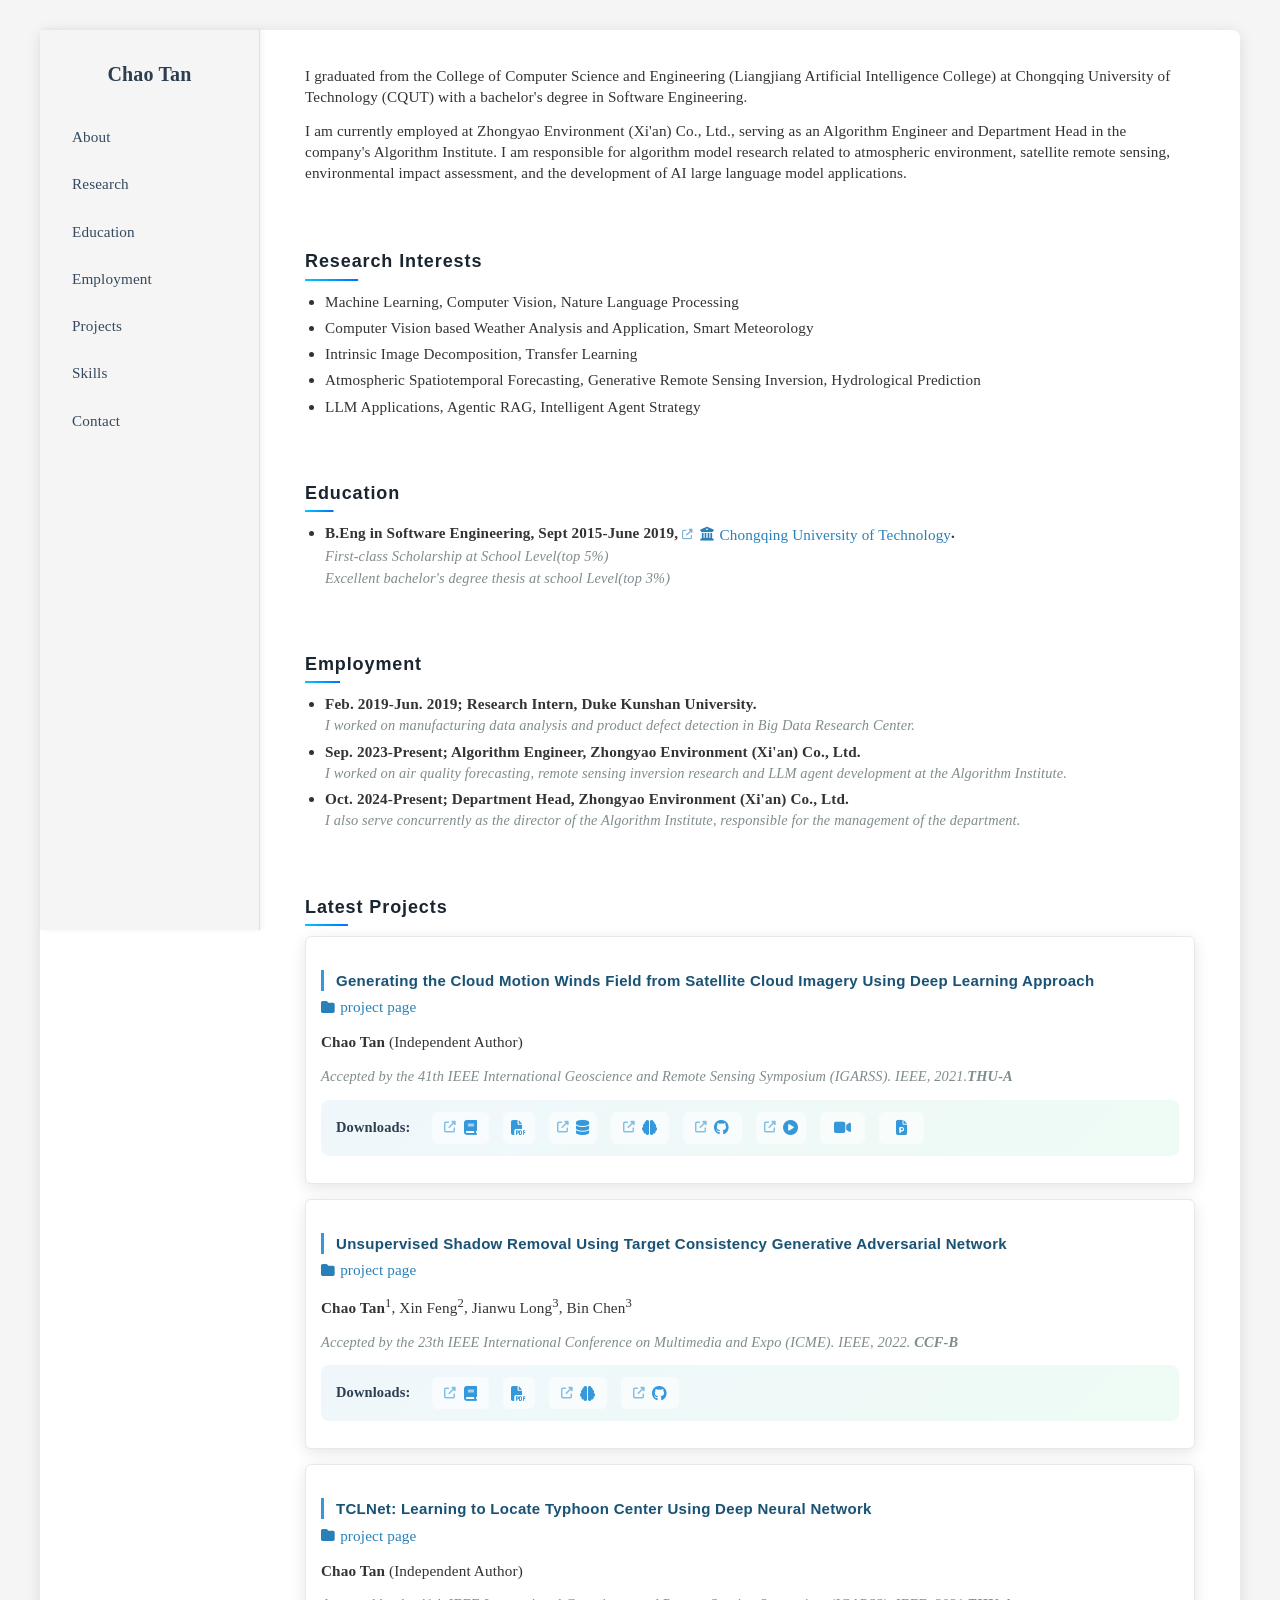
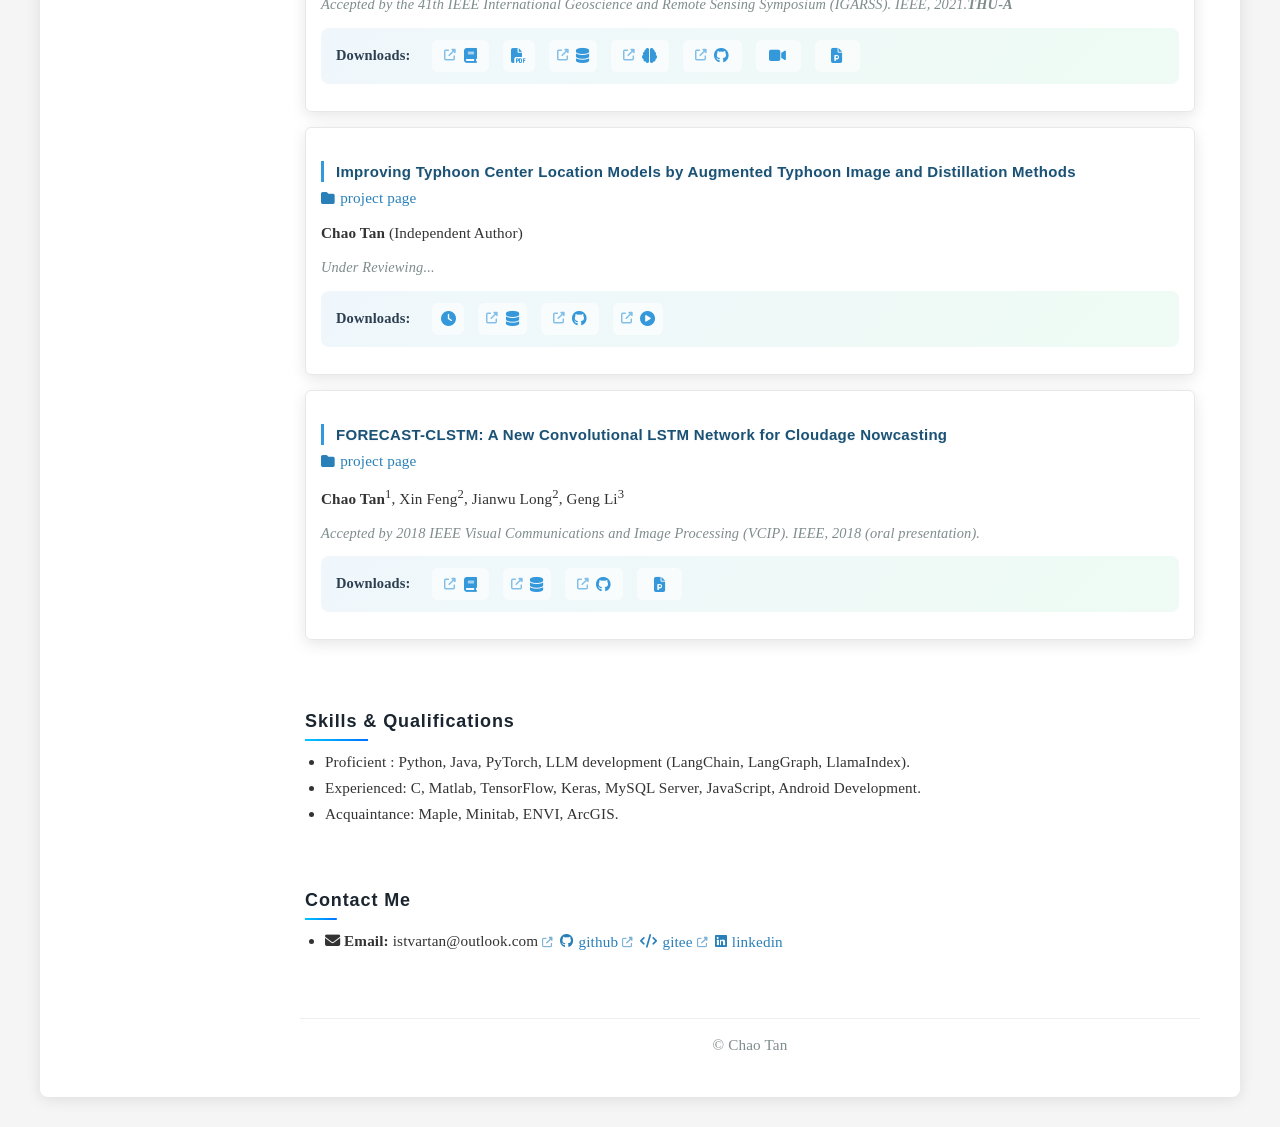
<file: index.html>
<!DOCTYPE html>
<html lang="en">
<head>
    <meta charset="UTF-8">
    <meta name="viewport" content="width=device-width, initial-scale=1.0">
    <title>Chao Tan</title>
    <link rel="stylesheet" href="style.css">
    <link rel="stylesheet" href="https://cdnjs.cloudflare.com/ajax/libs/font-awesome/6.4.0/css/all.min.css">
    <script>
        // Tooltip functionality for download links
        document.addEventListener('DOMContentLoaded', function() {
            const tooltip = document.getElementById('tooltip');
            const downloadLinks = document.querySelectorAll('.download-links a');
            
            downloadLinks.forEach(link => {
                link.addEventListener('mouseenter', function(e) {
                    const title = this.getAttribute('data-title');
                    if (title) {
                        tooltip.textContent = title;
                        tooltip.classList.add('visible');
                        
                        // Position tooltip below the icon
                        const rect = this.getBoundingClientRect();
                        tooltip.style.left = rect.left + rect.width / 2 + 'px';
                        tooltip.style.top = rect.bottom + 8 + 'px';
                    }
                });
                
                link.addEventListener('mouseleave', function() {
                    tooltip.classList.remove('visible');
                });
            });
            
            // Update tooltip position on scroll/resize
            window.addEventListener('scroll', function() {
                tooltip.classList.remove('visible');
            });
        });
        
        var _hmt = _hmt || [];
        (function() {
            var hm = document.createElement("script");
            hm.src = "https://hm.baidu.com/hm.js?e73cc6353e0254fee8315d06b176a3fa";
            var s = document.getElementsByTagName("script")[0]; 
            s.parentNode.insertBefore(hm, s);
        })();
    </script>
</head>
<body>
    <!-- Tooltip element -->
    <div class="tooltip-box" id="tooltip"></div>
    
    <div class="container">
        <div class="layout">
            <nav class="sidebar">
                <div class="sidebar-header">
                    <h1 class="title">Chao Tan</h1>
                </div>
                <ul class="nav-links">
                    <li><a href="#about">About</a></li>
                    <li><a href="#research">Research</a></li>
                    <li><a href="#education">Education</a></li>
                    <li><a href="#employment">Employment</a></li>
                    <li><a href="#projects">Projects</a></li>
                    <li><a href="#skills">Skills</a></li>
                    <li><a href="#contact">Contact</a></li>
                </ul>
            </nav>
            
            <main class="main-content">
                <section id="about" class="section">
                    <p>I graduated from the College of Computer Science and Engineering (Liangjiang Artificial Intelligence College) at Chongqing University of Technology (CQUT) with a bachelor's degree in Software Engineering.</p>
                    <p>I am currently employed at Zhongyao Environment (Xi'an) Co., Ltd., serving as an Algorithm Engineer and Department Head in the company's Algorithm Institute. I am responsible for algorithm model research related to atmospheric environment, satellite remote sensing, environmental impact assessment, and the development of AI large language model applications.</p>
                </section>
                
                <section id="research" class="section">
                    <h2>Research Interests</h2>
                    <ul>
                        <li>Machine Learning, Computer Vision, Nature Language Processing</li>
                        <li>Computer Vision based Weather Analysis and Application, Smart Meteorology</li>
                        <li>Intrinsic Image Decomposition, Transfer Learning</li>
                        <li>Atmospheric Spatiotemporal Forecasting, Generative Remote Sensing Inversion, Hydrological Prediction</li>
                        <li>LLM Applications, Agentic RAG, Intelligent Agent Strategy</li>
                    </ul>
                </section>
                
                <section id="education" class="section">
                    <h2>Education</h2>
                    <ul>
                        <li>
                            <strong>B.Eng in Software Engineering, Sept 2015-June 2019,</strong> <a href="https://www.cqut.edu.cn/" target="_blank"><i class="fas fa-university"></i> Chongqing University of Technology</a><strong>.</strong>
                            <br><span class="meta">First-class Scholarship at School Level(top 5%)</span>
                            <br><span class="meta">Excellent bachelor's degree thesis at school Level(top 3%)</span>
                        </li>
                    </ul>
                </section>
                
                <section id="employment" class="section">
                    <h2>Employment</h2>
                    <ul>
                        <li>
                            <strong>Feb. 2019-Jun. 2019; Research Intern, Duke Kunshan University.</strong>
                            <br><span class="meta">I worked on manufacturing data analysis and product defect detection in Big Data Research Center.</span>
                        </li>
                        <li>
                            <strong>Sep. 2023-Present; Algorithm Engineer, Zhongyao Environment (Xi'an) Co., Ltd.</strong>
                            <br><span class="meta">I worked on air quality forecasting, remote sensing inversion research and LLM agent development at the Algorithm Institute.</span>
                        </li>
                        <li>
                            <strong>Oct. 2024-Present; Department Head, Zhongyao Environment (Xi'an) Co., Ltd.</strong>
                            <br><span class="meta">I also serve concurrently as the director of the Algorithm Institute, responsible for the management of the department.</span>
                        </li>
                    </ul>
                </section>
                
                <section id="projects" class="section">
                    <h2>Latest Projects</h2>
                    
                    <div class="project-item">
                        <h3>Generating the Cloud Motion Winds Field from Satellite Cloud Imagery Using Deep Learning Approach</h3>
                        <p><a href="projects/cmw-net/project-page.html"><i class="fas fa-folder"></i> project page</a></p>
                        <p><strong>Chao Tan</strong> (Independent Author)</p>
                        <p class="meta">Accepted by the 41th IEEE International Geoscience and Remote Sensing Symposium (IGARSS). IEEE, 2021.<strong>THU-A</strong></p>
                        <p class="download-links">
                            <span class="download-label">Downloads:</span>
                            <a href="https://arxiv.org/abs/2010.01283" target="_blank" data-title="arxiv" class="wide"><i class="fas fa-book"></i></a>
                            <a href="projects/cmw-net/ctan20_cmw-net.pdf" data-title="paper"><i class="fas fa-file-pdf"></i></a>
                            <a href="https://cloud.189.cn/t/NRbARji2A3Qv" target="_blank" data-title="dataset"><i class="fas fa-database"></i></a>
                            <a href="https://cloud.189.cn/t/zyI3iyNZVV7n" target="_blank" data-title="pre-trained models" class="wide"><i class="fas fa-brain"></i></a>
                            <a href="https://github.com/chao-tan/CMWNet" target="_blank" data-title="source code" class="wide"><i class="fab fa-github"></i></a>
                            <a href="https://cloud.189.cn/t/nYJBZvjAveIv" target="_blank" data-title="demos"><i class="fas fa-play-circle"></i></a>
                            <a href="projects/cmw-net/video.avi" data-title="presentation video" class="wide"><i class="fas fa-video"></i></a>
                            <a href="projects/cmw-net/slides.pdf" data-title="presentation slides" class="wide"><i class="fas fa-file-powerpoint"></i></a>
                        </p>
                    </div>
                    
                    <div class="project-item">
                        <h3>Unsupervised Shadow Removal Using Target Consistency Generative Adversarial Network</h3>
                        <p><a href="projects/tc-gan/project-page.html"><i class="fas fa-folder"></i> project page</a></p>
                        <p><strong>Chao Tan</strong><sup>1</sup>, Xin Feng<sup>2</sup>, Jianwu Long<sup>3</sup>, Bin Chen<sup>3</sup></p>
                        <p class="meta">Accepted by the 23th IEEE International Conference on Multimedia and Expo (ICME). IEEE, 2022. <strong>CCF-B</strong></p>
                        <p class="download-links"> 
                            <span class="download-label">Downloads:</span>
                            <a href="https://arxiv.org/abs/2010.01291" target="_blank" data-title="arxiv" class="wide"><i class="fas fa-book"></i></a>
                            <a href="projects/tc-gan/ctan20_tc-gan.pdf" data-title="paper"><i class="fas fa-file-pdf"></i></a>
                            <a href="https://cloud.189.cn/t/vU7F73A3m2me" target="_blank" data-title="pre-trained models" class="wide"><i class="fas fa-brain"></i></a>
                            <a href="https://github.com/chao-tan/TC-GAN" target="_blank" data-title="source code" class="wide"><i class="fab fa-github"></i></a>
                        </p>
                    </div>
                    
                    <div class="project-item">
                        <h3>TCLNet: Learning to Locate Typhoon Center Using Deep Neural Network</h3>
                        <p><a href="projects/tcl-net/project-page.html"><i class="fas fa-folder"></i> project page</a></p>
                        <p><strong>Chao Tan</strong> (Independent Author)</p>
                        <p class="meta">Accepted by the 41th IEEE International Geoscience and Remote Sensing Symposium (IGARSS). IEEE, 2021.<strong>THU-A</strong></p>
                        <p class="download-links"> 
                            <span class="download-label">Downloads:</span>
                            <a href="https://arxiv.org/abs/2010.01282" target="_blank" data-title="arxiv" class="wide"><i class="fas fa-book"></i></a>
                            <a href="projects/tcl-net/ctan20_tclnet.pdf" data-title="paper"><i class="fas fa-file-pdf"></i></a>
                            <a href="https://cloud.189.cn/t/vYfqyu2iMbyu" target="_blank" data-title="dataset"><i class="fas fa-database"></i></a>
                            <a href="https://cloud.189.cn/t/Ar2m2qfm2eaa" target="_blank" data-title="pre-trained models" class="wide"><i class="fas fa-brain"></i></a>
                            <a href="https://github.com/chao-tan/TCLNet" target="_blank" data-title="source code" class="wide"><i class="fab fa-github"></i></a>
                            <a href="projects/tcl-net/video.avi" data-title="presentation video" class="wide"><i class="fas fa-video"></i></a>
                            <a href="projects/tcl-net/slides.pdf" data-title="presentation slides" class="wide"><i class="fas fa-file-powerpoint"></i></a>
                        </p>
                    </div>
                    
                    <div class="project-item">
                        <h3>Improving Typhoon Center Location Models by Augmented Typhoon Image and Distillation Methods</h3>
                        <p><a href="projects/tcl-plus/project-page.html"><i class="fas fa-folder"></i> project page</a></p>
                        <p><strong>Chao Tan</strong> (Independent Author)</p>
                        <p class="meta">Under Reviewing...</p>
                        <p class="download-links"> 
                            <span class="download-label">Downloads:</span>
                            <a href="https://" onclick="return false;" data-title="paper(coming soon)"><i class="fas fa-clock"></i></a>
                            <a href="https://cloud.189.cn/t/EBj6j2jiUNza" target="_blank" data-title="dataset"><i class="fas fa-database"></i></a>
                            <a href="https://github.com/chao-tan/TCL-PLUS" target="_blank" data-title="source code" class="wide"><i class="fab fa-github"></i></a>
                            <a href="https://cloud.189.cn/t/uUbu2u32MBVv" target="_blank" data-title="demos"><i class="fas fa-play-circle"></i></a>
                        </p>
                    </div>
                    
                    <div class="project-item">
                        <h3>FORECAST-CLSTM: A New Convolutional LSTM Network for Cloudage Nowcasting</h3>
                        <p><a href="projects/forecast-clstm/project-page.html"><i class="fas fa-folder"></i> project page</a></p>
                        <p><strong>Chao Tan</strong><sup>1</sup>, Xin Feng<sup>2</sup>, Jianwu Long<sup>2</sup>, Geng Li<sup>3</sup></p>
                        <p class="meta">Accepted by 2018 IEEE Visual Communications and Image Processing (VCIP). IEEE, 2018 (oral presentation).</p>
                        <p class="download-links"> 
                            <span class="download-label">Downloads:</span>
                            <a href="https://arxiv.org/abs/1905.07700" target="_blank" data-title="arxiv" class="wide"><i class="fas fa-book"></i></a>
                            <a href="https://cloud.189.cn/t/aqqy2uYZviMj" target="_blank" data-title="dataset"><i class="fas fa-database"></i></a>
                            <a href="https://github.com/chao-tan/FORECAST-CLSTM" target="_blank" data-title="source code" class="wide"><i class="fab fa-github"></i></a>
                            <a href="projects/forecast-clstm/slides.pdf" data-title="presentation slides" class="wide"><i class="fas fa-file-powerpoint"></i></a>
                        </p>
                    </div>
                </section>
                
                <section id="skills" class="section">
                    <h2>Skills & Qualifications</h2>
                    <ul>
                        <li>Proficient : Python, Java, PyTorch, LLM development (LangChain, LangGraph, LlamaIndex).</li>
                        <li>Experienced: C, Matlab, TensorFlow, Keras, MySQL Server, JavaScript, Android Development.</li>
                        <li>Acquaintance: Maple, Minitab, ENVI, ArcGIS.</li>
                    </ul>
                </section>
                
                <section id="contact" class="section">
                    <h2>Contact Me</h2>
                    <ul>
                        <li><strong><i class="fas fa-envelope"></i> Email: </strong>istvartan@outlook.com 
                            <a href="https://github.com/chao-tan" target="_blank"><i class="fab fa-github"></i> github</a> 
                            <a href="https://gitee.com/chao-tan" target="_blank"><i class="fas fa-code"></i> gitee</a> 
                            <a href="https://www.linkedin.com/in/chao-tan-896371167/" target="_blank"><i class="fab fa-linkedin"></i> linkedin</a>
                        </li>
                    </ul>
                </section>
                
                <footer>
                    <p>&copy; Chao Tan</p>
                </footer>
            </main>
        </div>
    </div>
</body>
</html>
</file>
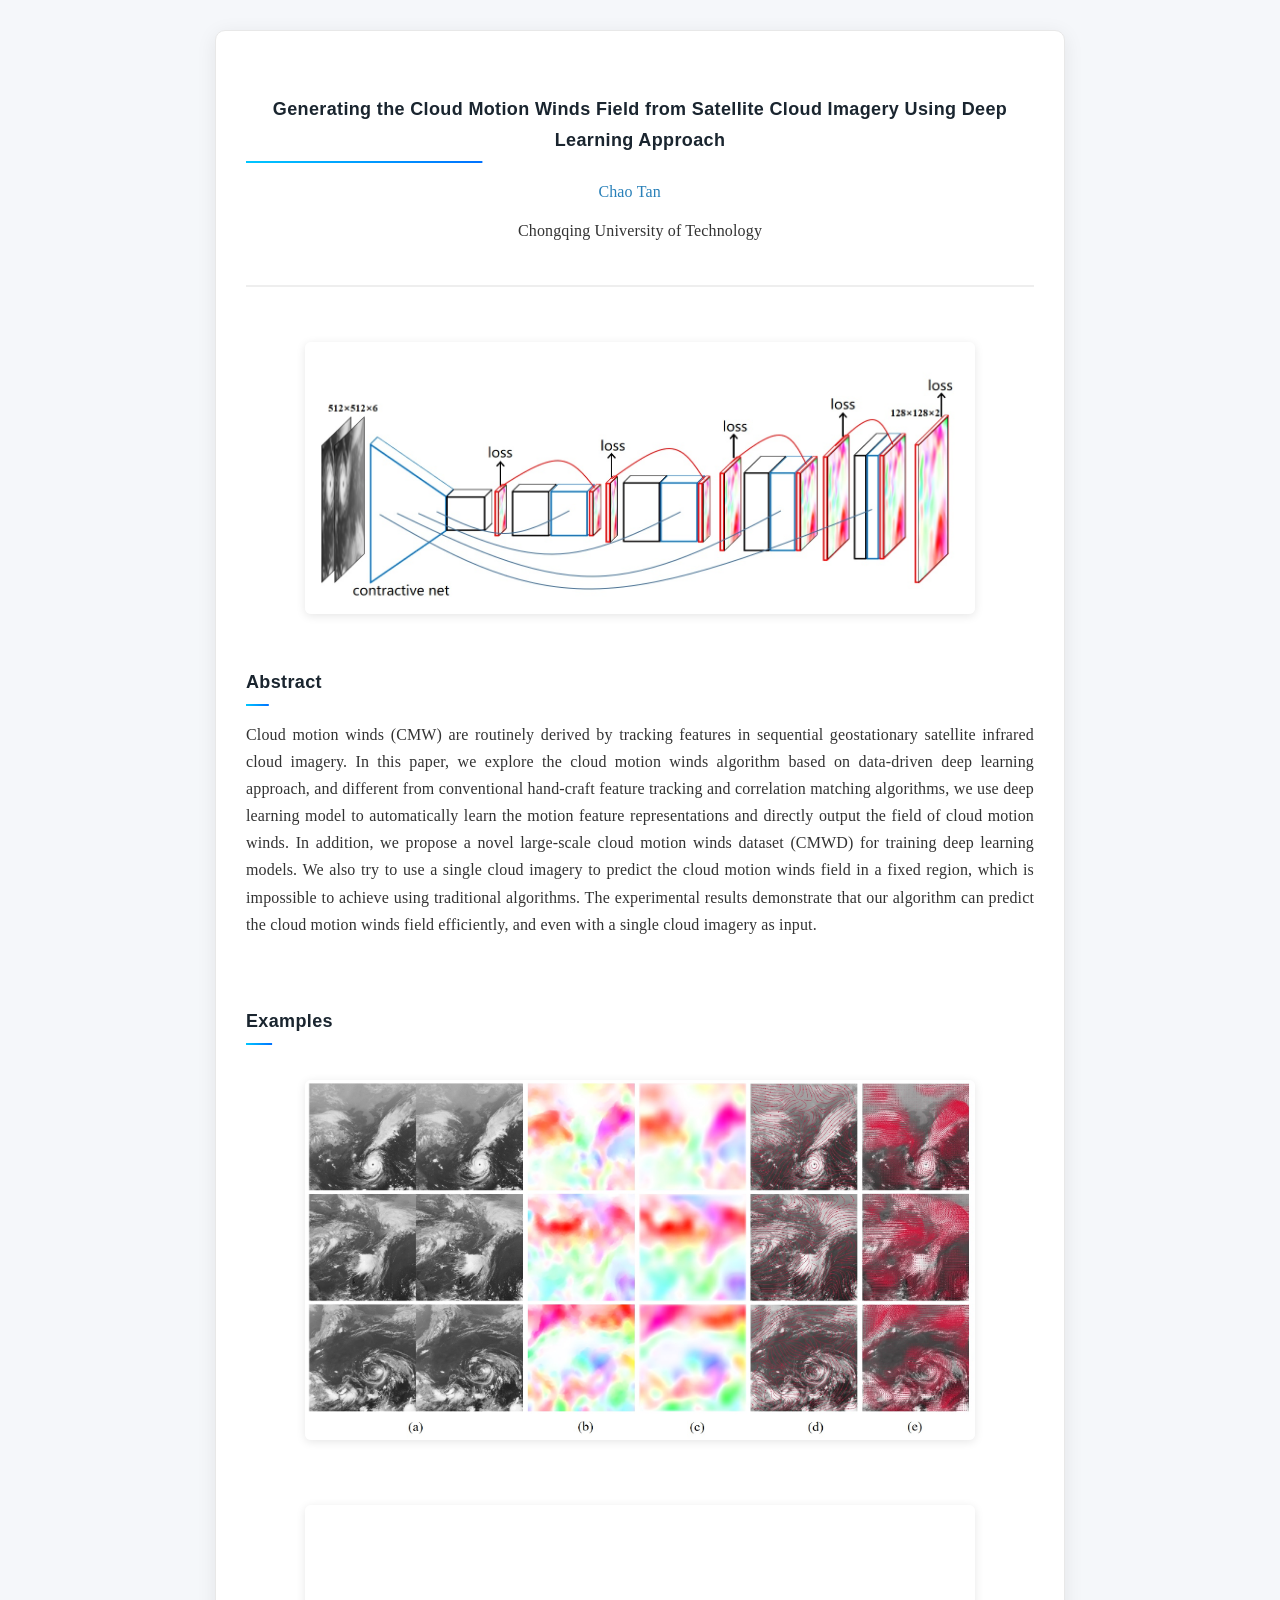
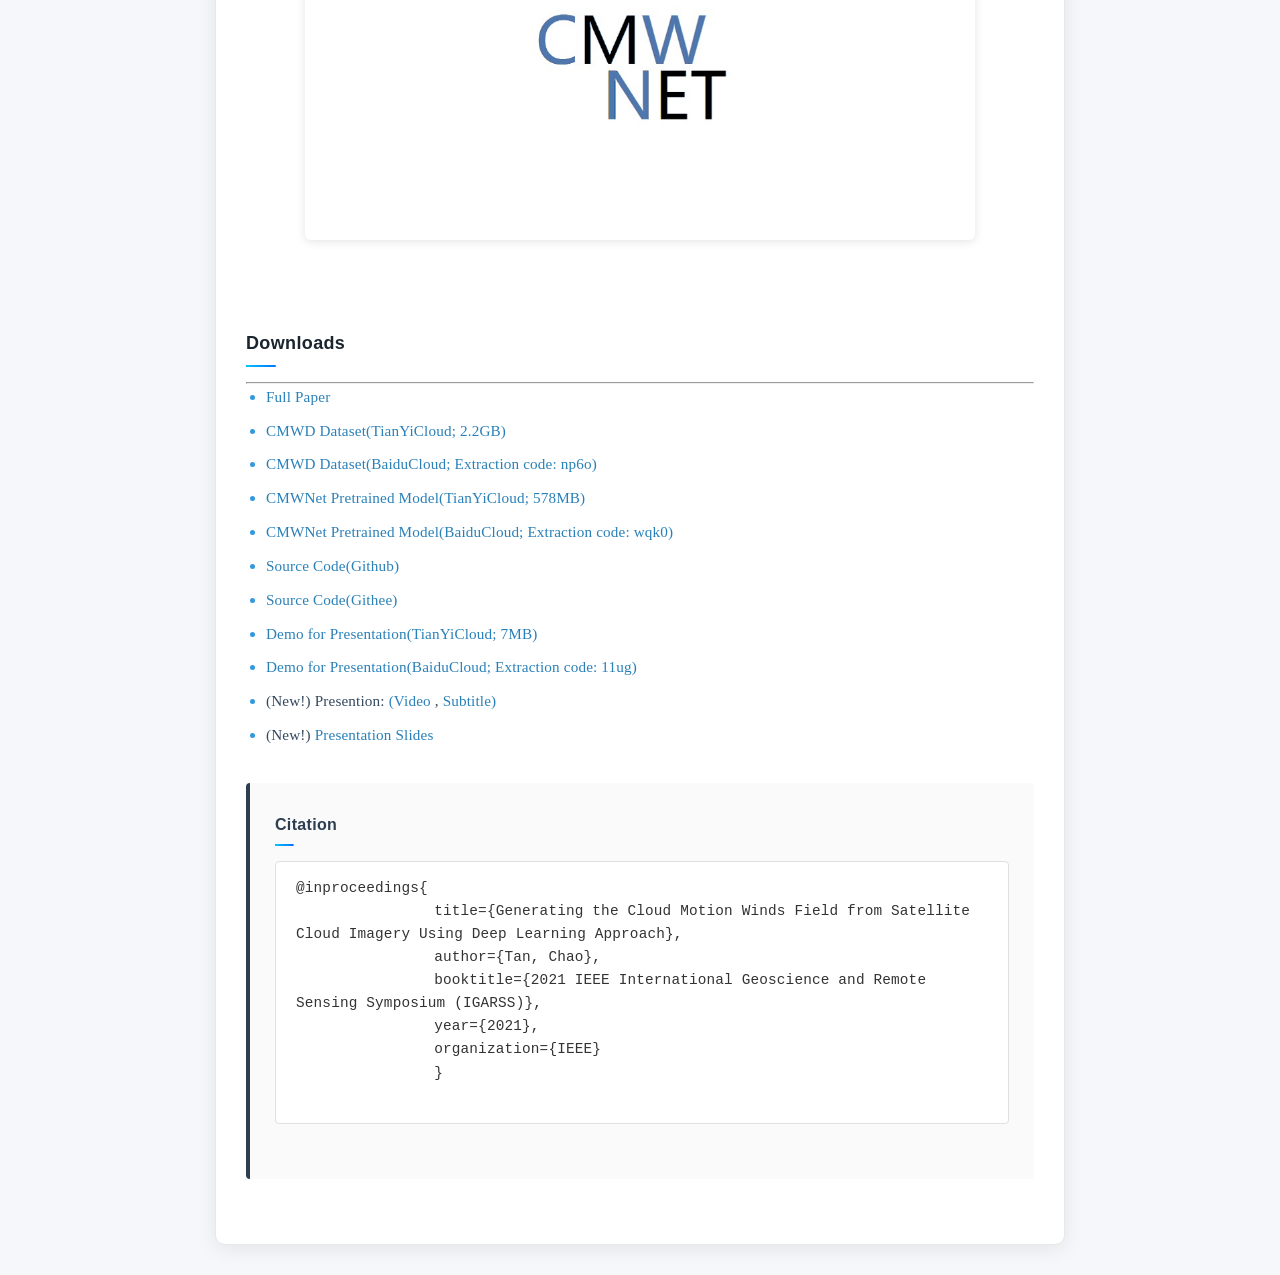
<file: projects/cmw-net/project-page.html>
<!DOCTYPE HTML PUBLIC "-//W3C//DTD HTML 4.01 Transitional//EN">
<HTML xmlns="http://www.w3.org/1999/xhtml"><HEAD><META content="IE=11.0000" http-equiv="X-UA-Compatible">
<META http-equiv="Content-Type" content="text/html; charset=utf-8">

<TITLE>Estimating the Cloud Motion Winds Field from Satellite Cloud Imagery Using Deep Learning Approach</TITLE>
<LINK href="../project-style.css" rel="stylesheet" type="text/css">
<META name="GENERATOR" content="MSHTML 11.00.10570.1001"></HEAD>






<BODY class="body">
<DIV id="content">
    <DIV id="content-inner">
        <DIV class="section head">
            <H2 class="ppagefont">Generating the Cloud Motion Winds Field from Satellite Cloud Imagery Using Deep Learning Approach</H2>
            <DIV class="authors"><A href="../../index.html">Chao Tan</A>&nbsp;&nbsp;&nbsp;&nbsp;&nbsp;</DIV>
            <DIV class="affiliations">
                <P>Chongqing University of Technology</P>
            </DIV>
        </DIV>




        <CENTER><IMG width="85%" src="model_structure.jpg" border="0"></CENTER>




        <DIV class="section abstract">
            <H2>Abstract</H2><BR>
            <P align="justify">Cloud motion winds (CMW) are routinely derived by tracking features in sequential geostationary satellite infrared cloud imagery.
                In this paper, we explore the cloud motion winds algorithm based on data-driven deep learning approach,
                and different from conventional hand-craft feature tracking and correlation matching algorithms,
                we use deep learning model to automatically learn the motion feature representations and directly output the field of cloud motion winds.
                In addition, we propose a novel large-scale cloud motion winds dataset (CMWD) for training deep learning models.
                We also try to use a single cloud imagery to predict the cloud motion winds field in a fixed region,
                which is impossible to achieve using traditional algorithms.
                The experimental results demonstrate that our algorithm can predict the cloud motion winds field efficiently,
                and even with a single cloud imagery as input.
            </P>
        </DIV>




        <DIV class="section Examples">
            <H2>Examples</H2><BR>
            <CENTER><IMG width="85%" src="examples.jpg" border="0"></CENTER>
            <br>
            <CENTER><IMG width="85%" src="demo.gif" border="0"></CENTER>

        </DIV>




        <DIV class="section download">
            <H2>Downloads</H2><HR size=2>
            <UL>
                <LI>
                    <A href="ctan20_cmw-net.pdf">Full Paper</A>
                </LI>

                <LI>
                    <A href="https://cloud.189.cn/t/NRbARji2A3Qv" >CMWD Dataset(TianYiCloud; 2.2GB)</A>
                </LI>

                <LI>
                    <A href="https://pan.baidu.com/s/1B-W-OBHuKxqbfJktLqAnJQ" >CMWD Dataset(BaiduCloud; Extraction code: np6o)</A>
                </LI>

                <LI>
                    <A href="https://cloud.189.cn/t/zyI3iyNZVV7n" >CMWNet Pretrained Model(TianYiCloud; 578MB)</A>
                </LI>

                <LI>
                    <A href="https://pan.baidu.com/s/18kY_Li0myN5P1xgklbKufw" >CMWNet Pretrained Model(BaiduCloud; Extraction code: wqk0)</A>
                </LI>

                <LI>
                    <A href="https://github.com/chao-tan/CMWNet" >Source Code(Github)</A>
                </LI>

                <LI>
                    <A href="https://gitee.com/chao-tan/CMWNet" >Source Code(Githee)</A>
                </LI>

                <LI>
                    <A href="https://cloud.189.cn/t/nYJBZvjAveIv" >Demo for Presentation(TianYiCloud; 7MB)</A>
                </LI>

                <LI>
                    <A href="https://pan.baidu.com/s/1DNg6hirxDotPz2pLqkflZw" >Demo for Presentation(BaiduCloud; Extraction code: 11ug)</A>
                </LI>

                <LI>
                    (New!) Presention: <A href="video.avi" >(Video</A> , <A href="subtitle.srt" >Subtitle)</A>
                </LI>

                <LI>
                    (New!) <A href="slides.pdf" >Presentation Slides</A>
                </LI>

            </UL>
        </DIV>




        <DIV class="section citation">
            <H2>Citation</H2>
            <DIV class="section bibtex">
	<PRE class="timesnewroman">@inproceedings{
		title={Generating the Cloud Motion Winds Field from Satellite Cloud Imagery Using Deep Learning Approach},
		author={Tan, Chao},
		booktitle={2021 IEEE International Geoscience and Remote Sensing Symposium (IGARSS)},
		year={2021},
		organization={IEEE}
		}
	</PRE>
            </DIV>
        </DIV>
    </DIV>
</DIV>


</BODY>


<script>
var _hmt = _hmt || [];
(function() {
  var hm = document.createElement("script");
  hm.src = "https://hm.baidu.com/hm.js?e73cc6353e0254fee8315d06b176a3fa";
  var s = document.getElementsByTagName("script")[0]; 
  s.parentNode.insertBefore(hm, s);
})();
</script>



</HTML>
</file>
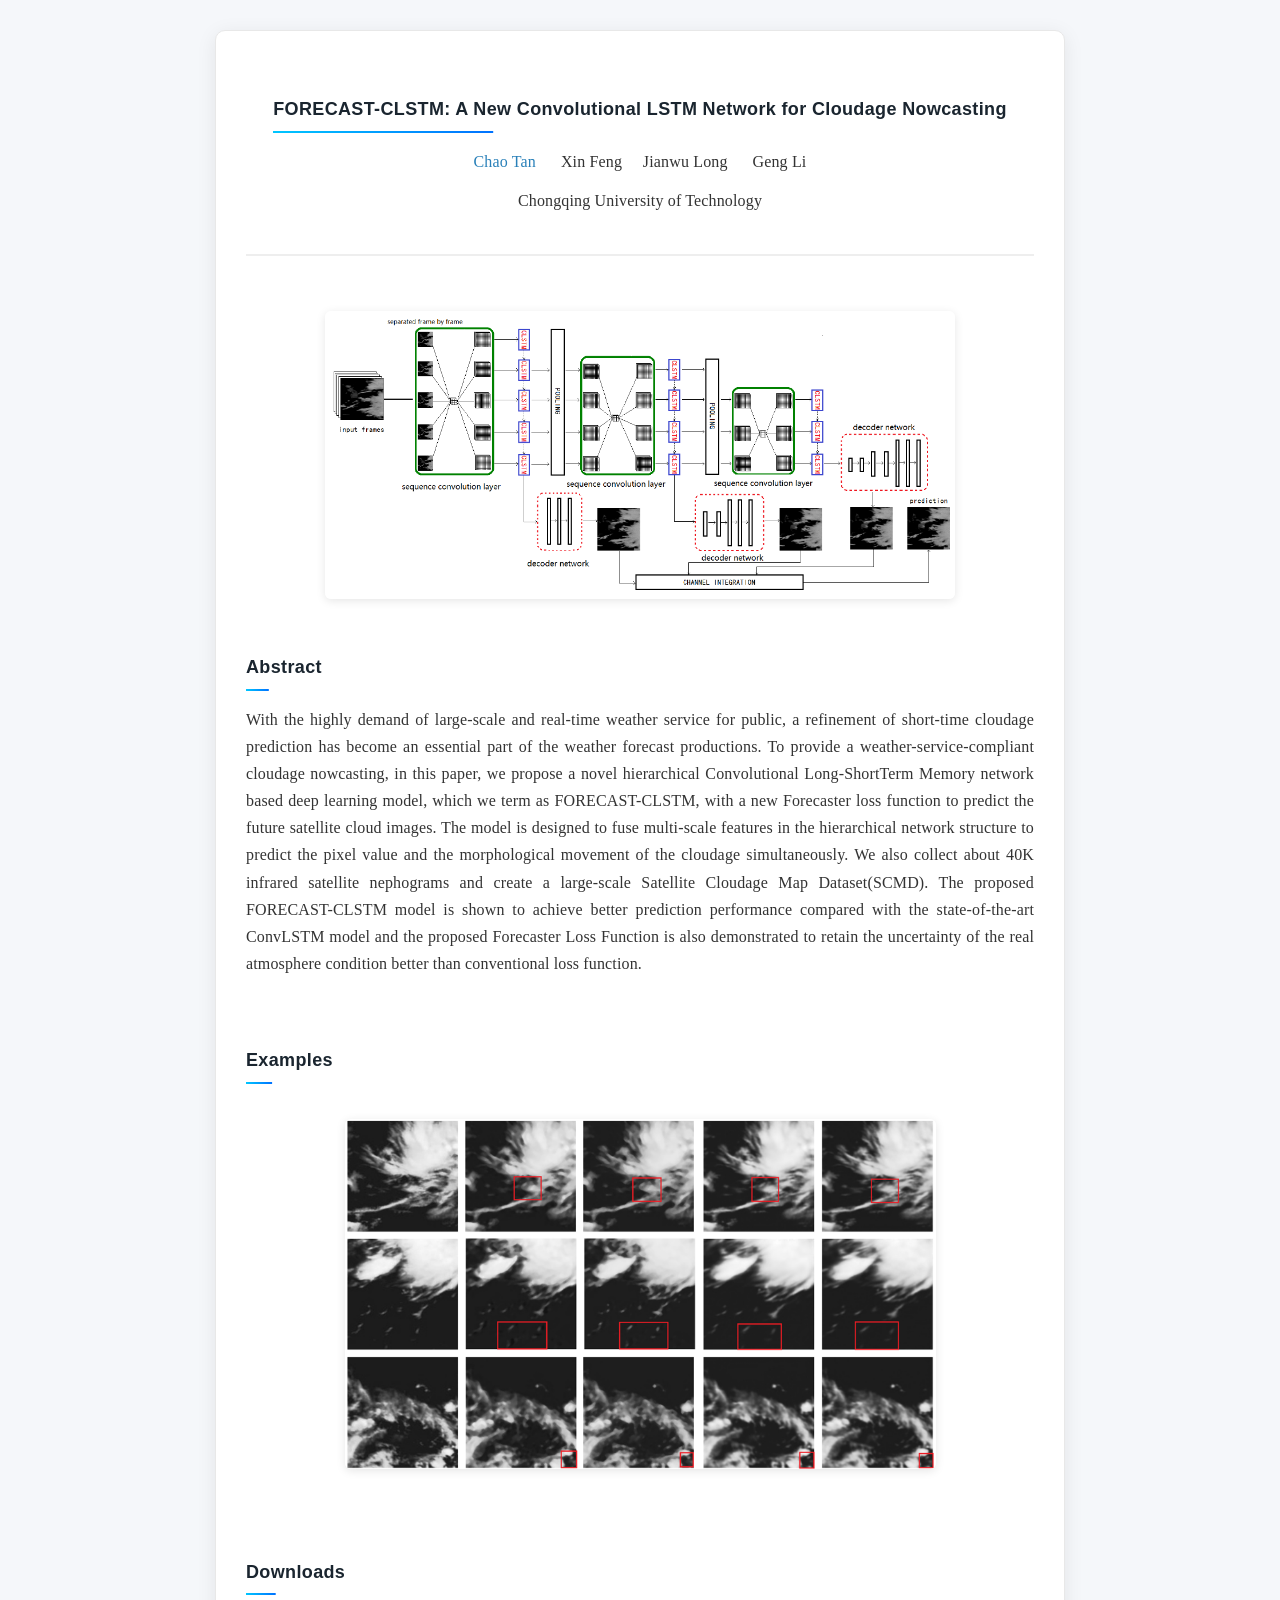
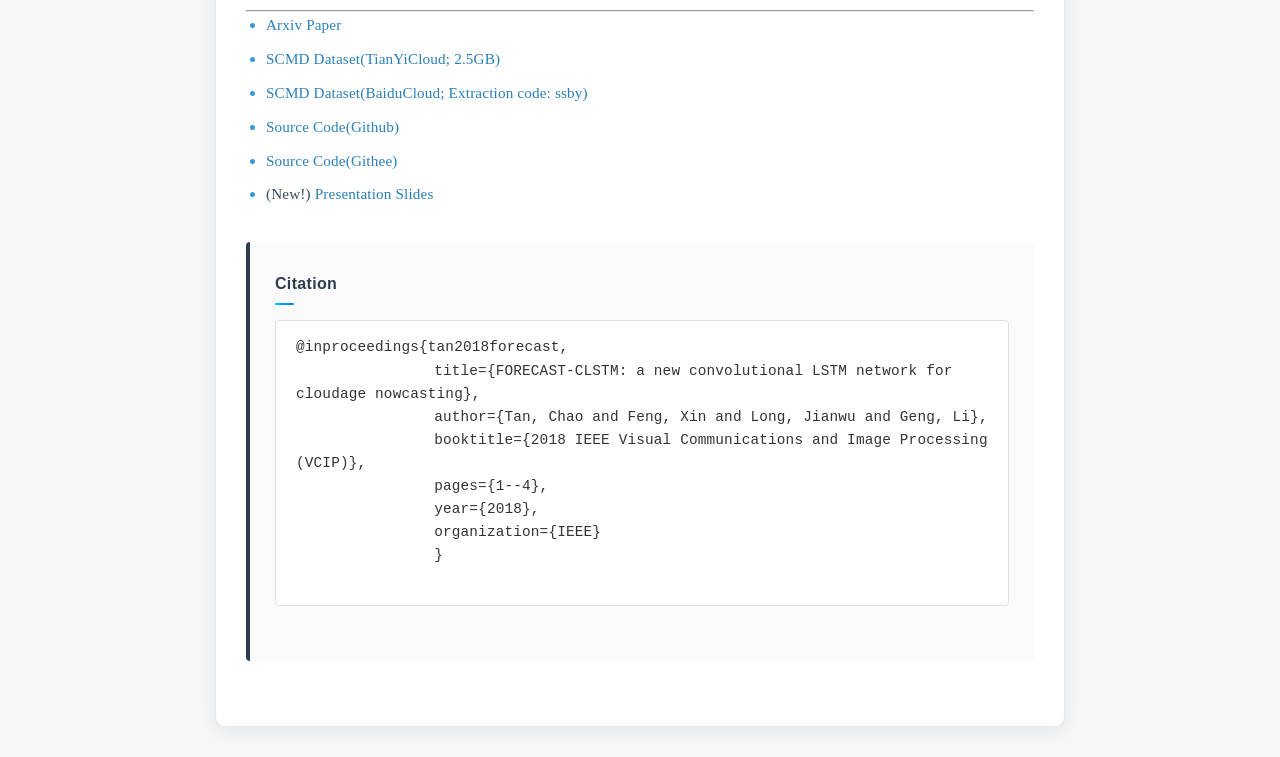
<file: projects/forecast-clstm/project-page.html>
<!DOCTYPE HTML PUBLIC "-//W3C//DTD HTML 4.01 Transitional//EN">
<HTML xmlns="http://www.w3.org/1999/xhtml"><HEAD><META content="IE=11.0000" http-equiv="X-UA-Compatible">
<META http-equiv="Content-Type" content="text/html; charset=utf-8">

<TITLE>FORECAST-CLSTM: A New Convolutional LSTM Network for Cloudage Nowcasting</TITLE>
<LINK href="../project-style.css" rel="stylesheet" type="text/css">
<META name="GENERATOR" content="MSHTML 11.00.10570.1001"></HEAD>






<BODY class="body">
<DIV id="content">
    <DIV id="content-inner">
        <DIV class="section head">
            <H2>FORECAST-CLSTM: A New Convolutional LSTM Network for Cloudage Nowcasting</H2>
            <DIV class="authors"><A href="../../index.html">Chao Tan</A>&nbsp;&nbsp;&nbsp;&nbsp;&nbsp;	  <span>Xin Feng</span>&nbsp;&nbsp;&nbsp;&nbsp;&nbsp;<span>Jianwu Long</span>&nbsp;&nbsp;&nbsp;&nbsp;&nbsp;	  <span>Geng Li</span></DIV>
            <DIV class="affiliations">
                <P>Chongqing University of Technology</P>
            </DIV>
        </DIV>




        <CENTER><IMG width="80%" src="model-structure.png" border="0"></CENTER>




        <DIV class="section abstract">
            <H2>Abstract</H2><BR>
            <P align="justify">With the highly demand of large-scale and real-time
                weather service for public, a refinement of short-time cloudage prediction
                has become an essential part of the weather forecast productions.
                To provide a weather-service-compliant cloudage nowcasting, in this
                paper, we propose a novel hierarchical Convolutional Long-ShortTerm
                Memory network based deep learning model, which we term
                as FORECAST-CLSTM, with a new Forecaster loss function to
                predict the future satellite cloud images. The model is designed
                to fuse multi-scale features in the hierarchical network structure
                to predict the pixel value and the morphological movement of
                the cloudage simultaneously. We also collect about 40K infrared
                satellite nephograms and create a large-scale Satellite Cloudage
                Map Dataset(SCMD). The proposed FORECAST-CLSTM model is
                shown to achieve better prediction performance compared with the
                state-of-the-art ConvLSTM model and the proposed Forecaster Loss
                Function is also demonstrated to retain the uncertainty of the real
                atmosphere condition better than conventional loss function.
            </P>
        </DIV>




        <DIV class="section Examples">
            <H2>Examples</H2><BR>
            <CENTER><IMG width="75%" src="examples.png" border="0"></CENTER>
        </DIV>




        <DIV class="section download">
            <H2>Downloads</H2><HR size=2>
            <UL>
                <LI>
                    <A href="https://arxiv.org/abs/1905.07700">Arxiv Paper</A>
                </LI>

                <LI>
                    <A href="https://cloud.189.cn/t/aqqy2uYZviMj" >SCMD Dataset(TianYiCloud; 2.5GB)</A>
                </LI>

                <LI>
                    <A href="https://pan.baidu.com/s/1s2QkY_p9mKltoB0rsf9oLA" >SCMD Dataset(BaiduCloud; Extraction code: ssby)</A>
                </LI>

                <LI>
                    <A href="https://github.com/chao-tan/FORECAST-CLSTM" >Source Code(Github)</A>
                </LI>

                <LI>
                    <A href="https://gitee.com/chao-tan/FORECAST-CLSTM" >Source Code(Githee)</A>
                </LI>

                <LI>
                    (New!) <A href="slides.pdf" >Presentation Slides</A>
                </LI>
            </UL>
        </DIV>






        <DIV class="section citation">
            <H2>Citation</H2>
            <DIV class="section bibtex">
	<PRE class="timesnewroman">@inproceedings{tan2018forecast,
		title={FORECAST-CLSTM: a new convolutional LSTM network for cloudage nowcasting},
		author={Tan, Chao and Feng, Xin and Long, Jianwu and Geng, Li},
		booktitle={2018 IEEE Visual Communications and Image Processing (VCIP)},
		pages={1--4},
		year={2018},
		organization={IEEE}
		}
	</PRE>
            </DIV>
        </DIV>
    </DIV>
</DIV>


</BODY>

<script>
var _hmt = _hmt || [];
(function() {
  var hm = document.createElement("script");
  hm.src = "https://hm.baidu.com/hm.js?e73cc6353e0254fee8315d06b176a3fa";
  var s = document.getElementsByTagName("script")[0]; 
  s.parentNode.insertBefore(hm, s);
})();
</script>


</HTML>
</file>
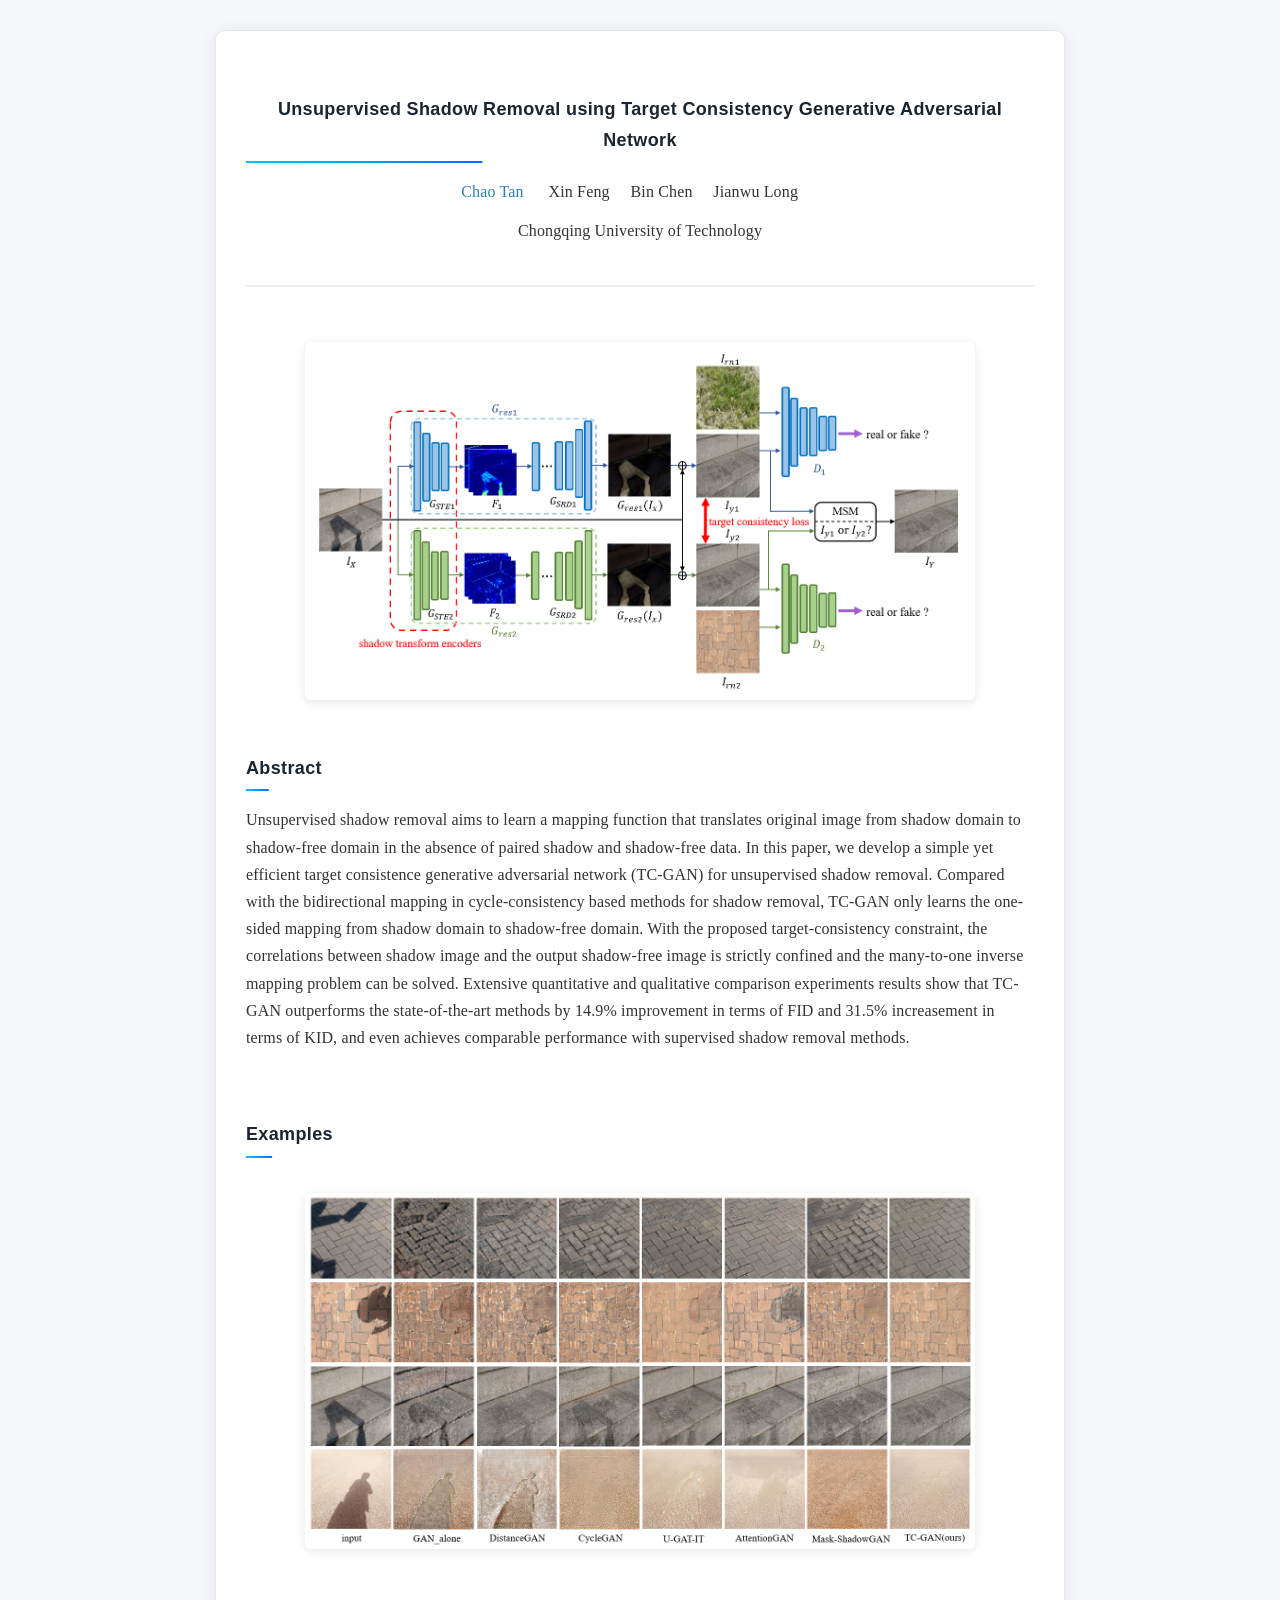
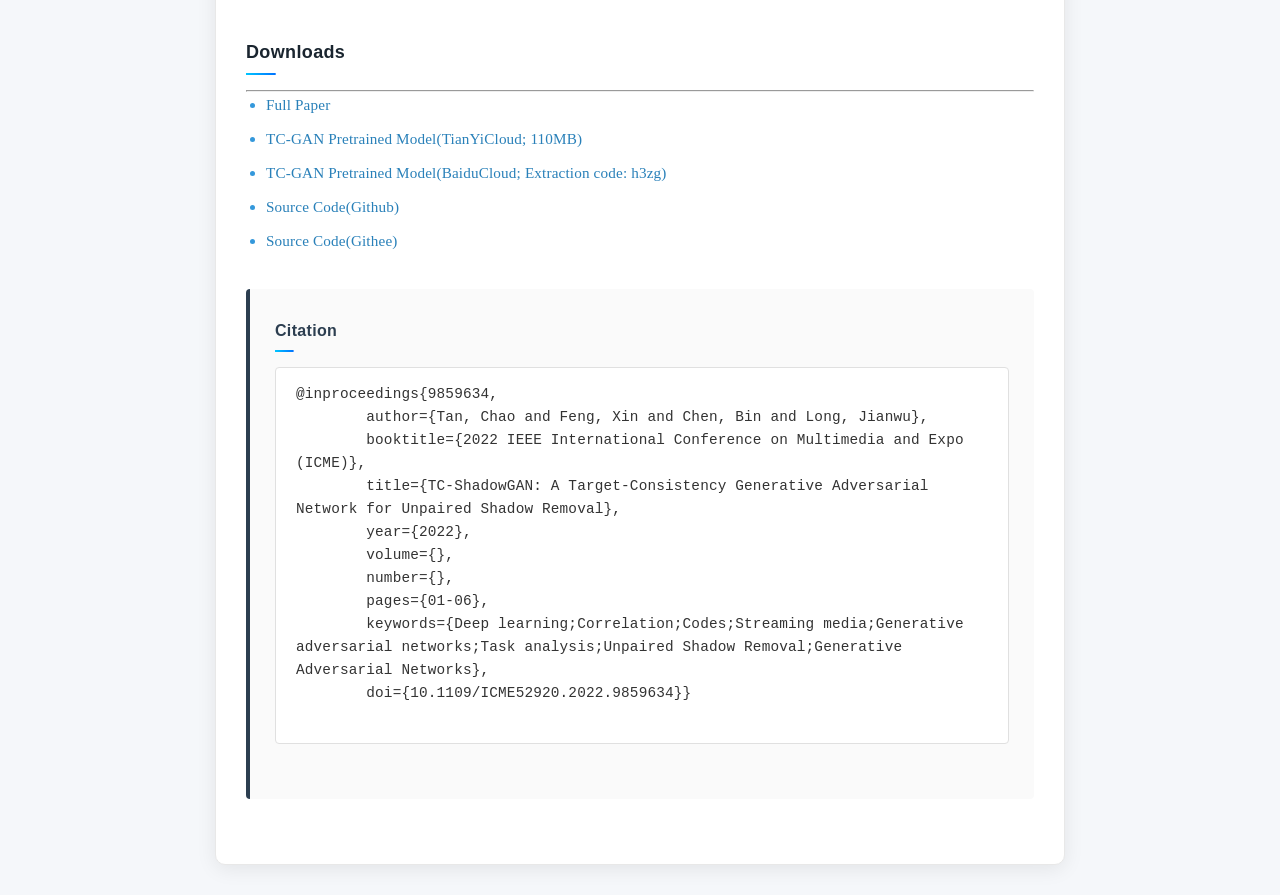
<file: projects/tc-gan/project-page.html>
<!DOCTYPE HTML PUBLIC "-//W3C//DTD HTML 4.01 Transitional//EN">
<HTML xmlns="http://www.w3.org/1999/xhtml"><HEAD><META content="IE=11.0000" http-equiv="X-UA-Compatible">
<META http-equiv="Content-Type" content="text/html; charset=utf-8">

<TITLE>Unsupervised Shadow Removal using Target Consistency Generative Adversarial Network</TITLE>
<LINK href="../project-style.css" rel="stylesheet" type="text/css">
<META name="GENERATOR" content="MSHTML 11.00.10570.1001"></HEAD>






<BODY class="body">
<DIV id="content">
    <DIV id="content-inner">
        <DIV class="section head">
            <H2 class="ppagefont">Unsupervised Shadow Removal using Target Consistency Generative Adversarial Network</H2>
            <DIV class="authors"><A href="../../index.html">Chao Tan</A>&nbsp;&nbsp;&nbsp;&nbsp;&nbsp;	  <span>Xin Feng</span>&nbsp;&nbsp;&nbsp;&nbsp;&nbsp;<span>Bin Chen</span>&nbsp;&nbsp;&nbsp;&nbsp;&nbsp;<span>Jianwu Long</span>&nbsp;&nbsp;&nbsp;&nbsp;&nbsp;</DIV>
            <DIV class="affiliations">
                <P>Chongqing University of Technology</P>
            </DIV>
        </DIV>




        <CENTER><IMG width="85%" src="model_structure.png" border="0"></CENTER>




        <DIV class="section abstract">
            <H2>Abstract</H2><BR>
            <P>Unsupervised shadow removal aims to learn a mapping function that translates original
                image from shadow domain to shadow-free domain in the absence of paired shadow
                and shadow-free data. In this paper, we develop a simple yet efficient target consistence
                generative adversarial network (TC-GAN) for unsupervised shadow removal. Compared
                with the bidirectional mapping in cycle-consistency based methods for shadow removal,
                TC-GAN only learns the one-sided mapping from shadow domain to shadow-free domain.
                With the proposed target-consistency constraint, the correlations between shadow
                image and the output shadow-free image is strictly confined and the many-to-one inverse
                mapping problem can be solved. Extensive quantitative and qualitative comparison
                experiments results show that TC-GAN outperforms the state-of-the-art methods by
                14.9% improvement in terms of FID and 31.5% increasement in terms of KID, and even
                achieves comparable performance with supervised shadow removal methods.
            </P>
        </DIV>




        <DIV class="section Examples">
            <H2>Examples</H2><BR>
            <CENTER><IMG width="85%" src="examples.png" border="0"></CENTER>
        </DIV>




        <DIV class="section download">
            <H2>Downloads</H2><HR size=2>
            <UL>
                <LI>
                    <A href="ctan20_tc-gan.pdf">Full Paper</A>
                </LI>

                <LI>
                    <A href="https://cloud.189.cn/t/vU7F73A3m2me" >TC-GAN Pretrained Model(TianYiCloud; 110MB)</A>
                </LI>

                <LI>
                    <A href="https://pan.baidu.com/s/1NxpO0Ub8KJSg1m4NiRowKw" >TC-GAN Pretrained Model(BaiduCloud; Extraction code: h3zg)</A>
                </LI>

                <LI>
                    <A href="https://github.com/chao-tan/TC-GAN" >Source Code(Github)</A>
                </LI>

                <LI>
                    <A href="https://gitee.com/chao-tan/TC-GAN" >Source Code(Githee)</A>
                </LI>
            </UL>
        </DIV>






        <DIV class="section citation">
            <H2>Citation</H2>
            <DIV class="section bibtex">
	<PRE class="timesnewroman">@inproceedings{9859634,
        author={Tan, Chao and Feng, Xin and Chen, Bin and Long, Jianwu},
        booktitle={2022 IEEE International Conference on Multimedia and Expo (ICME)}, 
        title={TC-ShadowGAN: A Target-Consistency Generative Adversarial Network for Unpaired Shadow Removal}, 
        year={2022},
        volume={},
        number={},
        pages={01-06},
        keywords={Deep learning;Correlation;Codes;Streaming media;Generative adversarial networks;Task analysis;Unpaired Shadow Removal;Generative Adversarial Networks},
        doi={10.1109/ICME52920.2022.9859634}}
	</PRE>
            </DIV>
        </DIV>
    </DIV>
</DIV>



</BODY>

<script>
var _hmt = _hmt || [];
(function() {
  var hm = document.createElement("script");
  hm.src = "https://hm.baidu.com/hm.js?e73cc6353e0254fee8315d06b176a3fa";
  var s = document.getElementsByTagName("script")[0]; 
  s.parentNode.insertBefore(hm, s);
})();
</script>


</HTML>
</file>
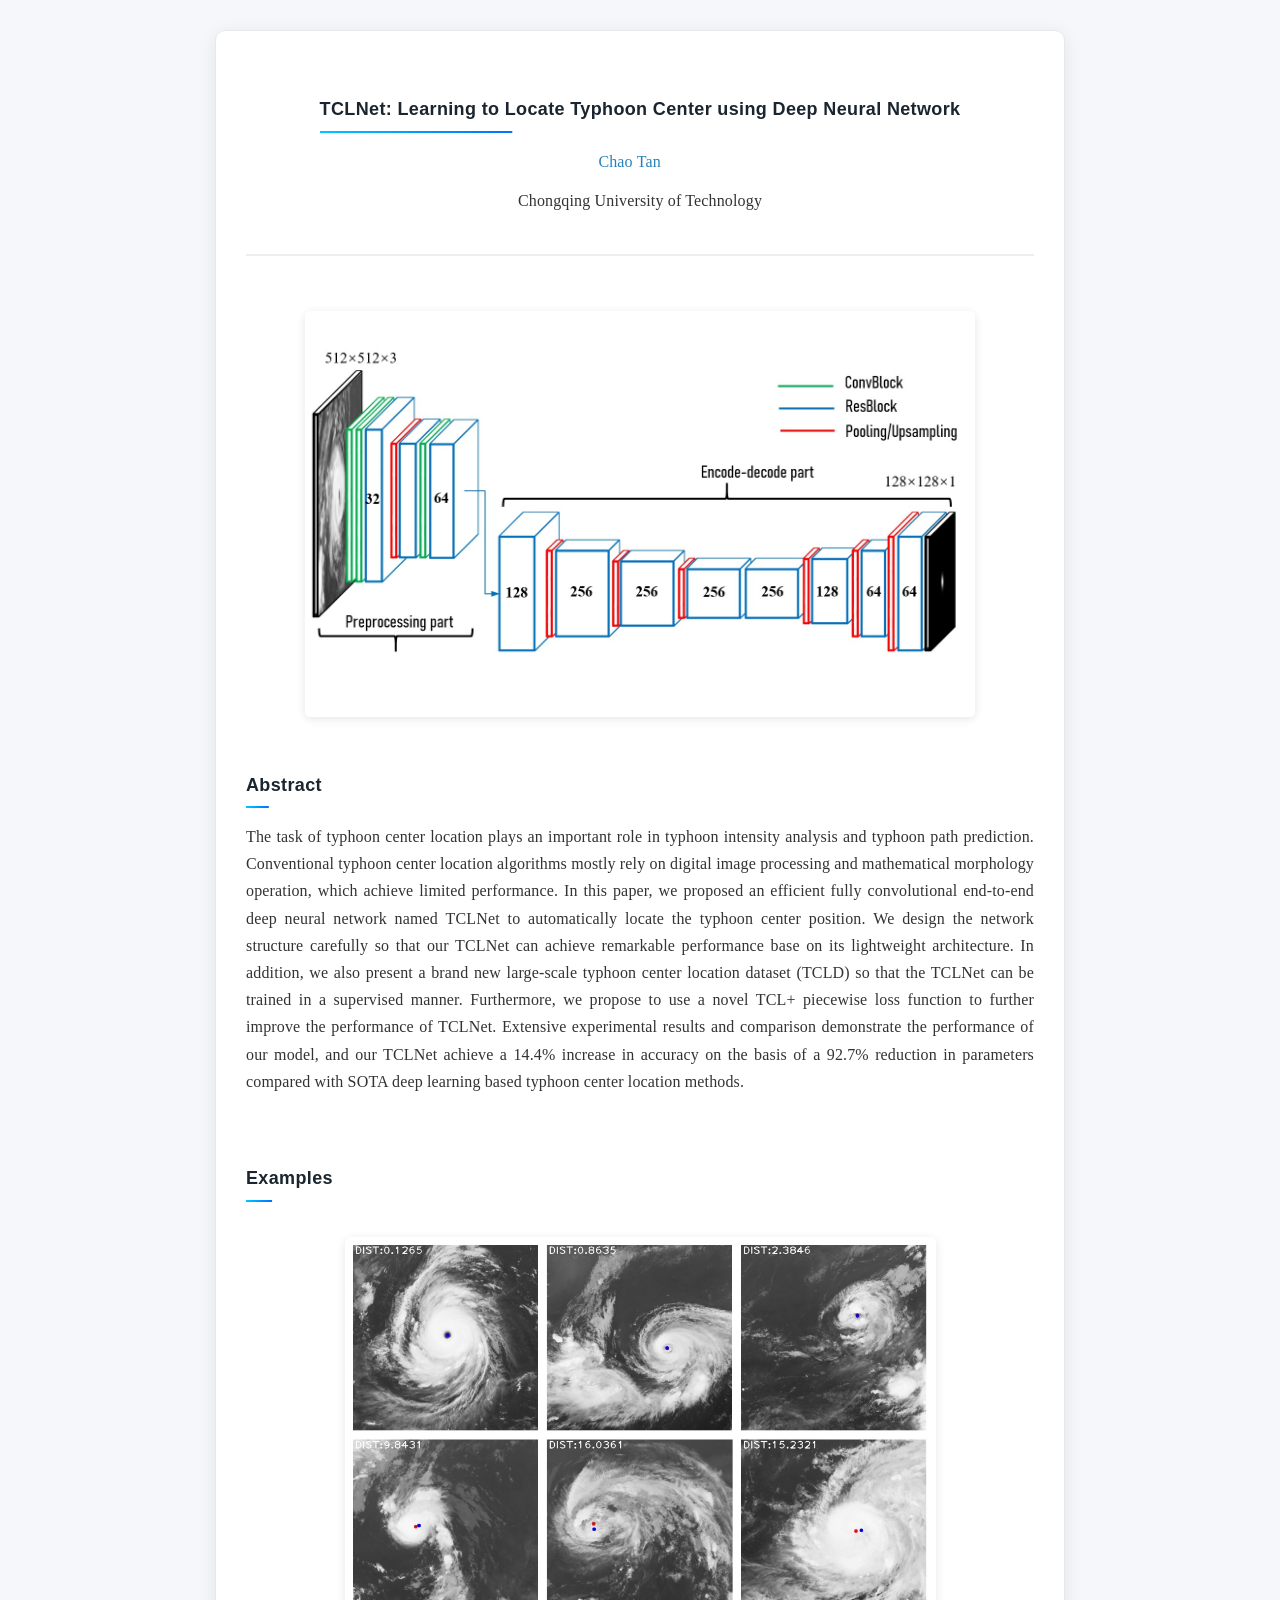
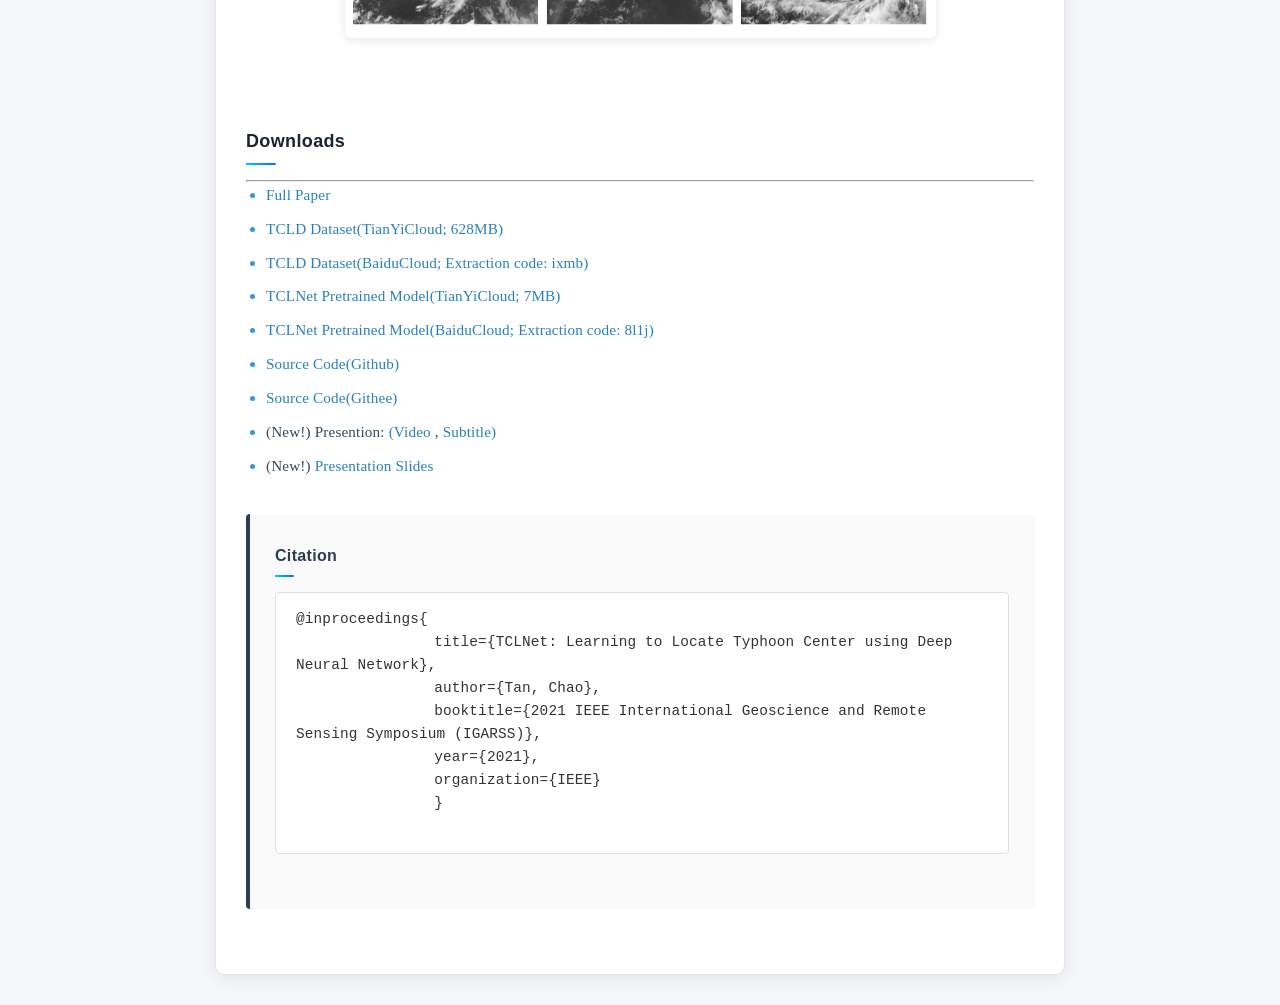
<file: projects/tcl-net/project-page.html>
<!DOCTYPE HTML PUBLIC "-//W3C//DTD HTML 4.01 Transitional//EN">
<HTML xmlns="http://www.w3.org/1999/xhtml"><HEAD><META content="IE=11.0000" http-equiv="X-UA-Compatible">
<META http-equiv="Content-Type" content="text/html; charset=utf-8">

<TITLE>TCLNet: Learning to Locate Typhoon Center using Deep Neural Network</TITLE>
<LINK href="../project-style.css" rel="stylesheet" type="text/css">
<META name="GENERATOR" content="MSHTML 11.00.10570.1001"></HEAD>






<BODY class="body">
<DIV id="content">
    <DIV id="content-inner">
        <DIV class="section head">
            <H2 class="ppagefont">TCLNet: Learning to Locate Typhoon Center using Deep Neural Network</H2>
            <DIV class="authors"><A href="../../index.html">Chao Tan</A>&nbsp;&nbsp;&nbsp;&nbsp;&nbsp;</DIV>
            <DIV class="affiliations">
                <P>Chongqing University of Technology</P>
            </DIV>
        </DIV>




        <CENTER><IMG width="85%" src="model_structure.jpg" border="0"></CENTER>




        <DIV class="section abstract">
            <H2>Abstract</H2><BR>
            <P align="justify">The task of typhoon center location plays an important role in typhoon intensity analysis and typhoon path prediction.
                Conventional typhoon center location algorithms mostly rely on digital image processing and mathematical morphology operation,
                which achieve limited performance. In this paper,
                we proposed an efficient fully convolutional end-to-end deep neural network named TCLNet to automatically locate the typhoon center position.
                We design the network structure carefully so that our TCLNet can achieve remarkable performance base on its lightweight architecture.
                In addition, we also present a brand new large-scale typhoon center location dataset (TCLD) so that the TCLNet can be trained in a supervised manner.
                Furthermore, we propose to use a novel TCL+ piecewise loss function to further improve the performance of TCLNet.
                Extensive experimental results and comparison demonstrate the performance of our model,
                and our TCLNet achieve a 14.4% increase in accuracy on the basis of a 92.7% reduction in parameters compared with SOTA deep learning based typhoon center location methods.
            </P>
        </DIV>




        <DIV class="section Examples">
            <H2>Examples</H2><BR>
            <CENTER><IMG width="75%" src="examples.jpg" border="0"></CENTER>
        </DIV>




        <DIV class="section download">
            <H2>Downloads</H2><HR size=2>
            <UL>
                <LI>
                    <A href="ctan20_tclnet.pdf">Full Paper</A>
                </LI>

                <LI>
                    <A href="https://cloud.189.cn/t/vYfqyu2iMbyu" >TCLD Dataset(TianYiCloud; 628MB)</A>
                </LI>

                <LI>
                    <A href="https://pan.baidu.com/s/1ej_35e1hJgynOrDHjbmeYQ" >TCLD Dataset(BaiduCloud; Extraction code: ixmb)</A>
                </LI>

                <LI>
                    <A href="https://cloud.189.cn/t/Ar2m2qfm2eaa" >TCLNet Pretrained Model(TianYiCloud; 7MB)</A>
                </LI>

                <LI>
                    <A href="https://pan.baidu.com/s/1bTUAi0KEYbwoWUgQ9JysFg" >TCLNet Pretrained Model(BaiduCloud; Extraction code: 8l1j)</A>
                </LI>

                <LI>
                    <A href="https://github.com/chao-tan/TCLNet" >Source Code(Github)</A>
                </LI>

                <LI>
                    <A href="https://gitee.com/chao-tan/TCLNet" >Source Code(Githee)</A>
                </LI>

                 <LI>
                    (New!) Presention: <A href="video.avi" >(Video</A> , <A href="subtitle.srt" >Subtitle)</A>
                </LI>

                <LI>
                    (New!) <A href="slides.pdf" >Presentation Slides</A>
                </LI>

            </UL>
        </DIV>






        <DIV class="section citation">
            <H2>Citation</H2>
            <DIV class="section bibtex">
	<PRE class="timesnewroman">@inproceedings{
		title={TCLNet: Learning to Locate Typhoon Center using Deep Neural Network},
		author={Tan, Chao},
		booktitle={2021 IEEE International Geoscience and Remote Sensing Symposium (IGARSS)},
		year={2021},
		organization={IEEE}
		}
	</PRE>
            </DIV>
        </DIV>
    </DIV>
</DIV>


</BODY>

<script>
var _hmt = _hmt || [];
(function() {
  var hm = document.createElement("script");
  hm.src = "https://hm.baidu.com/hm.js?e73cc6353e0254fee8315d06b176a3fa";
  var s = document.getElementsByTagName("script")[0]; 
  s.parentNode.insertBefore(hm, s);
})();
</script>


</HTML>
</file>
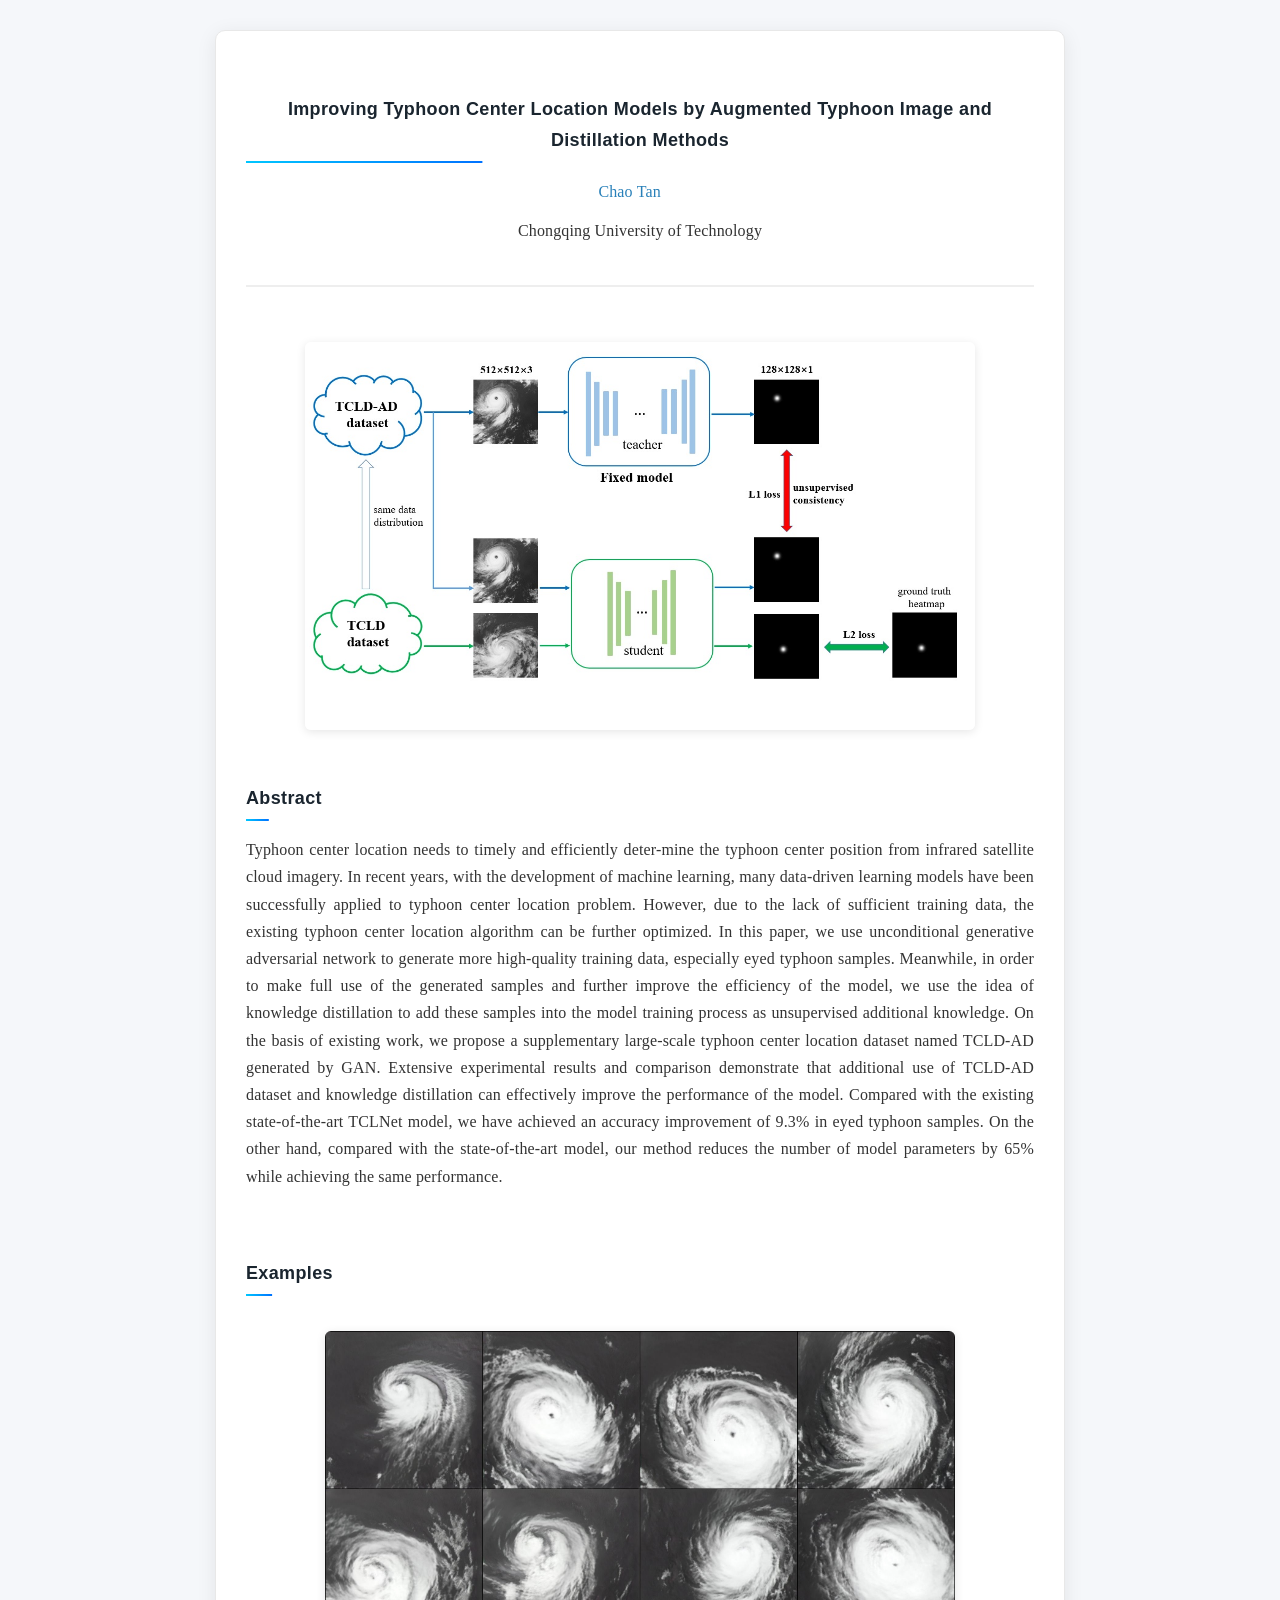
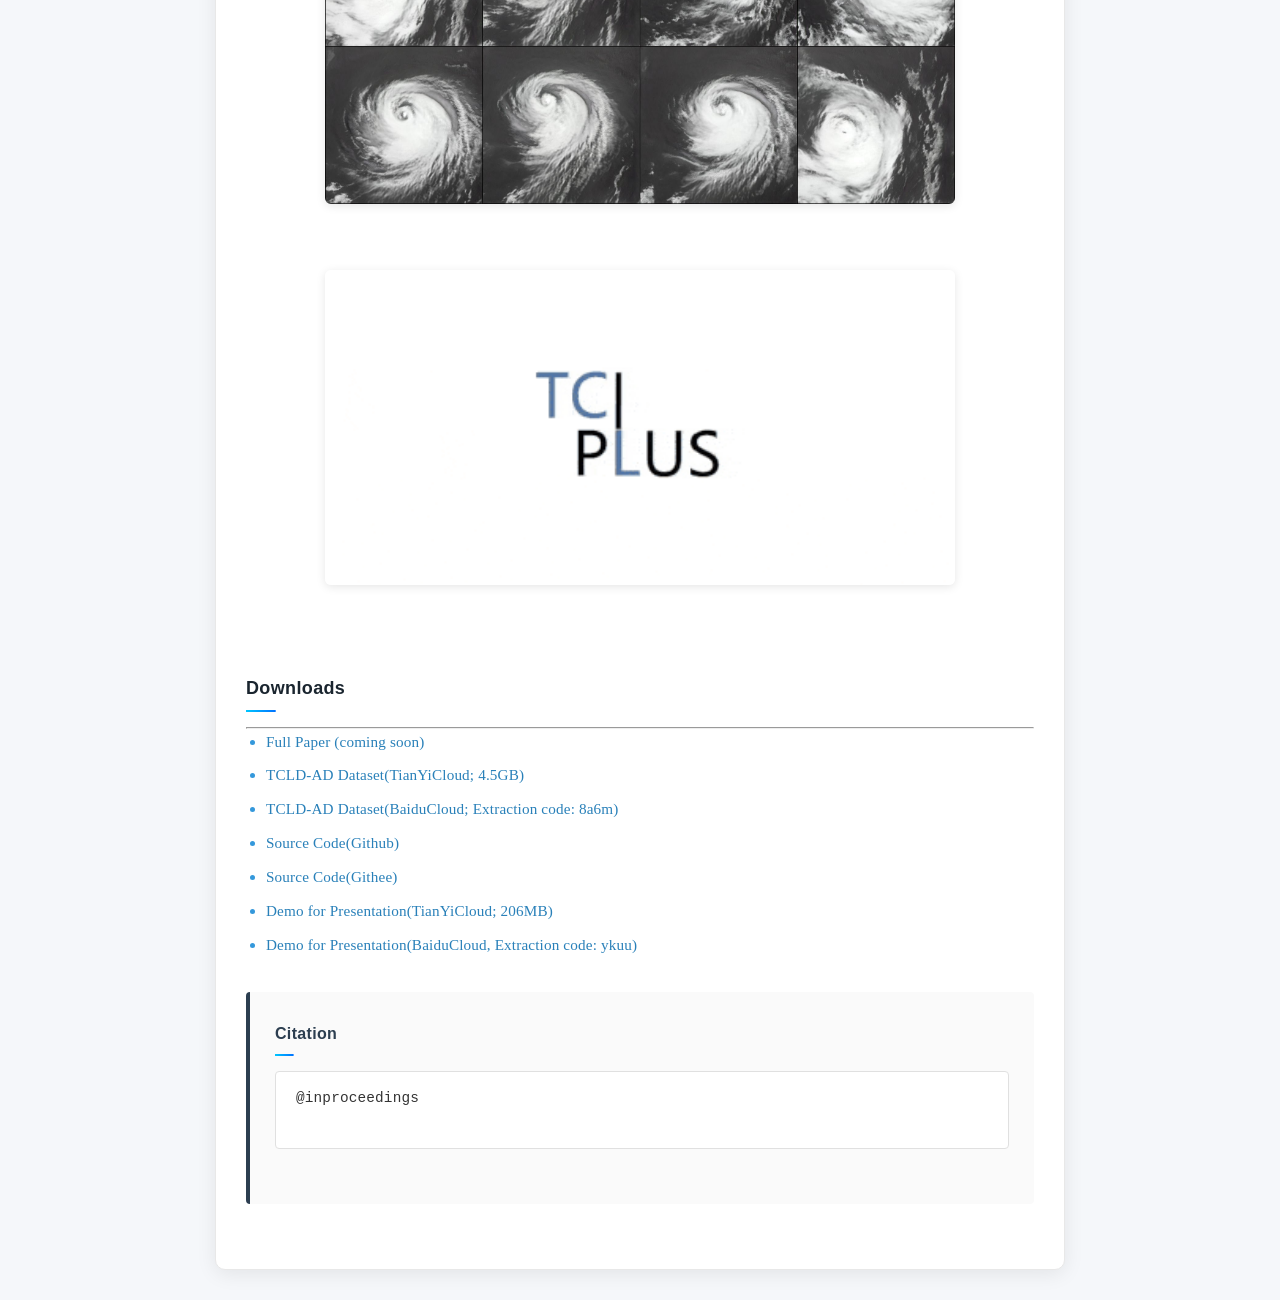
<file: projects/tcl-plus/project-page.html>
<!DOCTYPE HTML PUBLIC "-//W3C//DTD HTML 4.01 Transitional//EN">
<HTML xmlns="http://www.w3.org/1999/xhtml"><HEAD><META content="IE=11.0000" http-equiv="X-UA-Compatible">
<META http-equiv="Content-Type" content="text/html; charset=utf-8">

<TITLE>Improving Typhoon Center Location Models by Augmented Typhoon Image and Distillation Methods</TITLE>
<LINK href="../project-style.css" rel="stylesheet" type="text/css">
<META name="GENERATOR" content="MSHTML 11.00.10570.1001"></HEAD>






<BODY class="body">
<DIV id="content">
    <DIV id="content-inner">
        <DIV class="section head">
            <H2 class="ppagefont">Improving Typhoon Center Location Models by Augmented Typhoon Image and Distillation Methods</H2>
            <DIV class="authors"><A href="../../index.html">Chao Tan</A>&nbsp;&nbsp;&nbsp;&nbsp;&nbsp;</DIV>
            <DIV class="affiliations">
                <P>Chongqing University of Technology</P>
            </DIV>
        </DIV>




        <CENTER><IMG width="85%" src="model-structure.jpg" border="0"></CENTER>




        <DIV class="section abstract">
            <H2>Abstract</H2><BR>
            <P align="justify">Typhoon center location needs to timely and efficiently deter-mine the typhoon center position from infrared satellite cloud imagery.
                In recent years, with the development of machine learning, many data-driven learning models have been successfully applied to typhoon center location problem.
                However, due to the lack of sufficient training data, the existing typhoon center location algorithm can be further optimized.
                In this paper, we use unconditional generative adversarial network to generate more high-quality training data, especially eyed typhoon samples.
                Meanwhile, in order to make full use of the generated samples and further improve the efficiency of the model,
                we use the idea of knowledge distillation to add these samples into the model training process as unsupervised additional knowledge.
                On the basis of existing work, we propose a supplementary large-scale typhoon center location dataset named TCLD-AD generated by GAN.
                Extensive experimental results and comparison demonstrate that additional use of TCLD-AD dataset and knowledge distillation can effectively improve the performance of the model.
                Compared with the existing state-of-the-art TCLNet model, we have achieved an accuracy improvement of 9.3% in eyed typhoon samples.
                On the other hand, compared with the state-of-the-art model, our method reduces the number of model parameters by 65% while achieving the same performance.
            </P>
        </DIV>




        <DIV class="section Examples">
            <H2>Examples</H2><BR>
            <CENTER><IMG width="80%" src="examples.jpg" border="0"></CENTER>
            <BR>
            <CENTER><IMG width="80%" src="demo.gif" border="0"></CENTER>
        </DIV>




        <DIV class="section download">
            <H2>Downloads</H2><HR size=2>
            <UL>
                <LI>
                    <A href="https://" onclick="return false;">Full Paper (coming soon)</A>
                </LI>

                <LI>
                    <A href="https://cloud.189.cn/t/EBj6j2jiUNza" >TCLD-AD Dataset(TianYiCloud; 4.5GB)</A>
                </LI>

                <LI>
                    <A href="https://pan.baidu.com/s/1ukSWG8xqReTBcWQZXdK-yQ" >TCLD-AD Dataset(BaiduCloud; Extraction code: 8a6m)</A>
                </LI>

                <LI>
                    <A href="https://github.com/chao-tan/TCL-PLUS" >Source Code(Github)</A>
                </LI>

                <LI>
                    <A href="https://gitee.com/chao-tan/TCL-PLUS" >Source Code(Githee)</A>
                </LI>

                <LI>
                    <A href="https://cloud.189.cn/t/uUbu2u32MBVv" >Demo for Presentation(TianYiCloud; 206MB)</A>
                </LI>

                <LI>
                    <A href="https://pan.baidu.com/s/1OvV1auGm7_xb7H5xhUzSuQ" >Demo for Presentation(BaiduCloud, Extraction code: ykuu)</A>
                </LI>


            </UL>
        </DIV>






        <DIV class="section citation">
            <H2>Citation</H2>
            <DIV class="section bibtex">
	<PRE class="timesnewroman">@inproceedings
	</PRE>
            </DIV>
        </DIV>
    </DIV>
</DIV>


</BODY>

<script>
var _hmt = _hmt || [];
(function() {
  var hm = document.createElement("script");
  hm.src = "https://hm.baidu.com/hm.js?e73cc6353e0254fee8315d06b176a3fa";
  var s = document.getElementsByTagName("script")[0]; 
  s.parentNode.insertBefore(hm, s);
})();
</script>


</HTML>
</file>
<file: style.css>
/* 全局样式 */
* {
    margin: 0;
    padding: 0;
    box-sizing: border-box;
}

body {
    font-family: 'Georgia', 'Times New Roman', serif;
    line-height: 1.4;
    color: #333;
    background-color: #f5f5f5;
    letter-spacing: 0.01em;
    font-size: 14px;
}

/* 容器样式 */
.container {
    max-width: 1200px;
    margin: 30px auto;
    padding: 0;
    background-color: white;
    box-shadow: 0 2px 15px rgba(0, 0, 0, 0.1);
    border-radius: 8px;
    overflow: visible;
}

/* 布局样式 */
.layout {
    display: flex;
}

/* 侧边栏样式 */
.sidebar {
    width: 220px;
    padding: 30px 20px;
    background-color: #f5f5f5;
    border-right: 1px solid #e0e0e0;
    box-shadow: 2px 0 5px rgba(0,0,0,0.05);
    position: sticky;
    top: 0;
    height: 100vh;
    overflow-y: auto;
    z-index: 100;
}

.sidebar-header {
    margin-bottom: 30px;
}

.sidebar-header .title {
    font-size: 20px;
    margin-bottom: 10px;
    color: #2c3e50;
    text-align: center;
}

/* 导航链接样式 */
.nav-links {
    list-style: none;
    padding: 0;
    margin: 0;
}

.nav-links li {
    margin-bottom: 10px;
}

.nav-links a {
    display: block;
    padding: 8px 12px;
    color: #34495e;
    text-decoration: none;
    border-radius: 4px;
    transition: all 0.3s ease;
    font-weight: 500;
}

.nav-links a:hover {
    background-color: #3498db;
    color: white;
    transform: translateX(5px);
}

/* 主内容区域样式 */
.main-content {
    flex: 1;
    padding: 30px 40px;
    overflow-y: auto;
}

/* 标题样式 */
header {
    margin-bottom: 30px;
    text-align: center;
    padding-bottom: 15px;
    border-bottom: 2px solid #eee;
}

h1 {
    color: #2c3e50;
    font-size: 24px;
    margin-bottom: 12px;
    font-weight: 700;
}

h2 {
    color: #1a252f;
    font-size: 18px;
    margin-top: 20px;
    margin-bottom: 10px;
    font-weight: 700;
    padding: 6px 0;
    position: relative;
    display: inline-block;
    letter-spacing: 0.05em;
    font-family: 'Segoe UI', 'Microsoft YaHei', 'PingFang SC', 'Helvetica Neue', Arial, sans-serif;
}

h2::before {
    content: '';
    position: absolute;
    bottom: 0;
    left: 0;
    width: 100%;
    height: 2px;
    background: linear-gradient(90deg, #00c6ff, #0072ff);
    transform: scaleX(0.3);
    transform-origin: left;
    transition: transform 0.4s cubic-bezier(0.25, 0.46, 0.45, 0.94);
}

h2::after {
    content: '';
    position: absolute;
    bottom: 0;
    left: 0;
    width: 8px;
    height: 2px;
    background: #0072ff;
    border-radius: 1px;
    transform: scaleX(0);
    transform-origin: left;
    transition: transform 0.4s cubic-bezier(0.25, 0.46, 0.45, 0.94);
    box-shadow: 0 0 8px #0072ff, 0 0 15px #00c6ff;
}

h2:hover::before {
    transform: scaleX(1);
}

h2:hover::after {
    transform: scaleX(1);
    transition-delay: 0.1s;
}

h3 {
    color: #1a5276;
    font-size: 18px;
    margin-top: 18px;
    margin-bottom: 10px;
    font-weight: 700;
    letter-spacing: 0.02em;
    line-height: 1.4;
    border-left: 3px solid #3498db;
    padding-left: 12px;
}

/* 段落和链接样式 */
p {
    margin-bottom: 12px;
    font-size: 0.95rem;
}

/* Links */
a {
    color: #2980b9;
    text-decoration: none;
    transition: all 0.3s cubic-bezier(0.25, 0.46, 0.45, 0.94);
    position: relative;
    display: inline-flex;
    align-items: center;
    gap: 5px;
}

a:hover {
    color: #1a5276;
}

a::after {
    content: '';
    position: absolute;
    width: 0;
    height: 1px;
    bottom: -1px;
    left: 0;
    background: linear-gradient(90deg, #3498db, #2ecc71);
    transition: width 0.3s cubic-bezier(0.25, 0.46, 0.45, 0.94);
}

a:hover::after {
    width: 100%;
}

a i {
    font-size: 0.9em;
    transition: transform 0.3s cubic-bezier(0.25, 0.46, 0.45, 0.94);
}

a:hover i {
    transform: scale(1.15);
}

a[target="_blank"]::before {
    content: '\f35d';
    font-family: 'Font Awesome 6 Free';
    font-weight: 900;
    font-size: 0.7em;
    margin-right: 2px;
    opacity: 0.6;
}

/* Download links styling */
.download-links {
    display: flex;
    flex-wrap: wrap;
    align-items: center;
    gap: 14px;
    margin-top: 12px;
    padding: 12px 15px;
    background: linear-gradient(135deg, rgba(52, 152, 219, 0.08) 0%, rgba(46, 204, 113, 0.08) 100%);
    border-radius: 8px;
}

.download-label {
    font-weight: 600;
    color: #2c3e50;
    margin-right: 8px;
    font-size: 0.95em;
}

.download-links a {
    font-size: 1.1em;
    padding: 6px 8px;
    background: rgba(255, 255, 255, 0.6);
    border-radius: 6px;
    transition: all 0.3s cubic-bezier(0.25, 0.46, 0.45, 0.94);
    display: inline-flex;
    align-items: center;
    justify-content: center;
    min-width: 32px;
    height: 32px;
    color: #3498db;
    cursor: pointer;
}

.download-links a.wide {
    padding: 6px 12px;
    min-width: 45px;
}

.download-links a:hover {
    background: linear-gradient(135deg, #3498db 0%, #2ecc71 100%);
    color: white;
    transform: translateY(-2px);
    box-shadow: 0 4px 12px rgba(52, 152, 219, 0.35);
}

/* Tooltip - JavaScript version */
.tooltip-box {
    position: fixed;
    background: linear-gradient(135deg, #2c3e50 0%, #1a252f 100%);
    color: white;
    padding: 8px 14px;
    border-radius: 6px;
    font-size: 12px;
    font-weight: 500;
    white-space: nowrap;
    z-index: 10000;
    box-shadow: 0 4px 15px rgba(0, 0, 0, 0.3);
    pointer-events: none;
    opacity: 0;
    transition: opacity 0.2s ease;
    transform: translateX(-50%) translateY(-8px);
}

.tooltip-box.visible {
    opacity: 1;
}

.tooltip-box::after {
    content: '';
    position: absolute;
    bottom: 100%;
    left: 50%;
    margin-left: -5px;
    border-width: 5px;
    border-style: solid;
    border-color: transparent transparent #1a252f transparent;
}

/* 章节样式 */
.section {
    margin-bottom: 18px;
    position: relative;
    padding: 5px;
    border-radius: 4px;
    transition: background-color 0.3s ease;
}

.section:hover {
    background-color: rgba(52, 152, 219, 0.03);
}

.section:hover h2::before {
    transform: scaleX(1);
}

.section:hover h2::after {
    transform: scaleX(1);
    transition-delay: 0.1s;
}

/* 列表样式 */
ul {
    margin-left: 20px;
    margin-bottom: 10px;
}

li {
    margin-bottom: 5px;
    font-size: 0.95rem;
}

/* 项目项样式 */
.project-item {
    margin-bottom: 15px;
    padding: 15px;
    background-color: white;
    border-radius: 6px;
    box-shadow: 0 4px 15px rgba(0, 0, 0, 0.1);
    border: 1px solid #e8e8e8;
    transition: all 0.3s cubic-bezier(0.25, 0.8, 0.25, 1);
    position: relative;
    overflow: hidden;
}

.project-item::before {
    content: '';
    position: absolute;
    top: 0;
    left: 0;
    width: 4px;
    height: 100%;
    background: linear-gradient(180deg, #3498db, #2ecc71);
    transform: scaleY(0);
    transition: transform 0.3s ease;
}

.project-item:hover {
    transform: translateY(-3px);
    box-shadow: 0 8px 25px rgba(52, 152, 219, 0.2);
    border-color: #3498db;
}

.project-item:hover::before {
    transform: scaleY(1);
}

.project-item h3 {
    margin-bottom: 5px;
    position: relative;
    z-index: 1;
    color: #1a5276;
    font-weight: 700;
    transition: color 0.3s ease;
    font-size: 15px;
    letter-spacing: 0.3px;
    text-shadow: 0 1px 2px rgba(0, 0, 0, 0.05);
    font-family: 'Segoe UI', 'Microsoft YaHei', 'PingFang SC', 'Helvetica Neue', Arial, sans-serif;
}

.project-item:hover h3 {
    color: #3498db;
}

.project-item p {
    position: relative;
    z-index: 1;
    line-height: 1.5;
}

.project-item a {
    position: relative;
    z-index: 1;
    font-weight: 500;
    transition: all 0.3s ease;
}

.project-item a:hover {
    color: #2980b9;
    text-decoration: none;
    padding-bottom: 2px;
    border-bottom: 2px solid #3498db;
}

/* 元信息样式 */
.meta {
    color: #7f8c8d;
    font-style: italic;
    margin-bottom: 8px;
    font-size: 0.9rem;
}

/* 页脚样式 */
footer {
    margin-top: 50px;
    padding-top: 15px;
    border-top: 1px solid #eee;
    text-align: center;
    color: #7f8c8d;
    font-size: 0.85rem;
}

/* 响应式设计 */
@media (max-width: 768px) {
    .container {
        max-width: 90%;
        margin: 15px auto;
    }
    
    .layout {
        flex-direction: column;
    }
    
    .sidebar {
        width: 100%;
        height: auto;
        position: relative;
        padding: 20px;
        border-right: none;
        border-bottom: 1px solid #e0e0e0;
        top: auto;
        overflow-y: visible;
        z-index: auto;
    }
    
    .sidebar-header .title {
        font-size: 18px;
    }
    
    .nav-links {
        display: flex;
        flex-wrap: wrap;
        gap: 10px;
    }
    
    .nav-links li {
        margin-bottom: 0;
    }
    
    .nav-links a {
        padding: 6px 10px;
        font-size: 13px;
    }
    
    .main-content {
        padding: 20px 15px;
    }
    
    h1 {
        font-size: 22px;
    }
    
    h2 {
        font-size: 16px;
    }
    
    h3 {
        font-size: 14px;
    }
    
    body {
        font-size: 13px;
    }
}
</file>
<file: projects/project-style.css>
/* 全局样式 */
* {
    margin: 0;
    padding: 0;
    box-sizing: border-box;
}

body {
    font-family: Georgia, 'Times New Roman', 'Songti SC', 'SimSun', serif;
    line-height: 1.7;
    color: #333;
    background-color: #f5f7fa;
    margin: 0;
    padding: 0;
    letter-spacing: 0.01em;
    font-size: 15px;
}

/* 容器样式 */
#content {
    max-width: 850px;
    margin: 30px auto;
    padding: 30px;
    background-color: white;
    box-shadow: 0 4px 20px rgba(0, 0, 0, 0.08);
    border-radius: 10px;
    border: 1px solid #e8e8e8;
}

#content-inner {
    padding: 0;
}

/* 头部样式 */
.head {
    margin-bottom: 30px;
    text-align: center;
    padding-bottom: 15px;
    border-bottom: 2px solid #eee;
    background-color: transparent;
    text-shadow: none;
}

.head h1 {
    color: #2c3e50;
    font-size: 24px;
    margin-bottom: 12px;
    font-weight: 700;
    letter-spacing: -0.02em;
}

/* 作者和机构样式 */
.authors {
    font-size: 1rem;
    margin-bottom: 12px;
}

.affiliations {
    font-size: 0.95rem;
    color: #7f8c8d;
    margin-bottom: 25px;
}

/* 章节样式 */
.section {
    margin-bottom: 35px;
}

.section h2 {
    color: #1a252f;
    font-size: 18px;
    margin-top: 25px;
    margin-bottom: 15px;
    font-weight: 700;
    padding: 8px 0;
    position: relative;
    display: inline-block;
    letter-spacing: 0.02em;
    font-family: 'Segoe UI', 'Microsoft YaHei', 'PingFang SC', 'Helvetica Neue', Arial, sans-serif;
    border-bottom: none;
}

.section h2::before {
    content: '';
    position: absolute;
    bottom: 0;
    left: 0;
    width: 100%;
    height: 2px;
    background: linear-gradient(90deg, #00c6ff, #0072ff);
    transform: scaleX(0.3);
    transform-origin: left;
    transition: transform 0.4s cubic-bezier(0.25, 0.46, 0.45, 0.94);
}

.section h2::after {
    content: '';
    position: absolute;
    bottom: 0;
    left: 0;
    width: 8px;
    height: 2px;
    background: #0072ff;
    border-radius: 1px;
    transform: scaleX(0);
    transform-origin: left;
    transition: transform 0.4s cubic-bezier(0.25, 0.46, 0.45, 0.94);
    box-shadow: 0 0 8px #0072ff, 0 0 15px #00c6ff;
}

.section:hover h2::before {
    transform: scaleX(1);
}

.section:hover h2::after {
    transform: scaleX(1);
    transition-delay: 0.1s;
}

/* 段落和链接样式 */
p {
    margin-bottom: 12px;
    font-size: 1rem;
    color: #333;
    font-family: Georgia, 'Times New Roman', 'Songti SC', 'SimSun', serif;
}

a {
    color: #2980b9;
    text-decoration: none;
    transition: all 0.3s cubic-bezier(0.25, 0.46, 0.45, 0.94);
    position: relative;
    display: inline-block;
}

a:hover {
    color: #1a5276;
    text-decoration: none;
}

a::after {
    content: '';
    position: absolute;
    width: 0;
    height: 1px;
    bottom: -1px;
    left: 0;
    background: linear-gradient(90deg, #3498db, #2ecc71);
    transition: width 0.3s cubic-bezier(0.25, 0.46, 0.45, 0.94);
}

a:hover::after {
    width: 100%;
}

/* 图片样式 */
img {
    max-width: 100%;
    height: auto;
    border-radius: 6px;
    margin: 20px 0;
    box-shadow: 0 2px 10px rgba(0, 0, 0, 0.1);
    transition: transform 0.3s ease, box-shadow 0.3s ease;
}

img:hover {
    transform: translateY(-2px);
    box-shadow: 0 4px 15px rgba(52, 152, 219, 0.2);
}

/* 列表样式 */
ul {
    margin-left: 20px;
    margin-bottom: 15px;
}

li {
    margin-bottom: 8px;
    font-size: 0.95rem;
    color: #34495e;
    position: relative;
}

li::marker {
    color: #3498db;
}

/* Citation 引用样式 - 学术论文风格 */
.citation {
    background-color: #fafafa;
    padding: 20px 25px;
    border-left: 4px solid #2c3e50;
    border-radius: 4px;
    margin-top: 30px;
}

.citation h2 {
    font-size: 16px !important;
    color: #2c3e50 !important;
    margin-top: 0 !important;
    margin-bottom: 15px !important;
    font-weight: 700 !important;
}

.citation .bibtex {
    background-color: #fff;
    padding: 15px 20px;
    border: 1px solid #e0e0e0;
    border-radius: 4px;
    overflow-x: auto;
}

.citation .bibtex pre {
    margin: 0;
    font-family: 'Courier New', Courier, monospace;
    font-size: 0.9rem;
    line-height: 1.6;
    color: #333;
    white-space: pre-wrap;
    word-wrap: break-word;
}

/* 响应式设计 */
@media (max-width: 768px) {
    #content {
        max-width: 90%;
        padding: 18px;
        margin: 15px auto;
    }
    
    .head h1 {
        font-size: 22px;
    }
    
    .section h2 {
        font-size: 16px;
    }
    
    body {
        font-size: 13px;
    }
}
</file>
